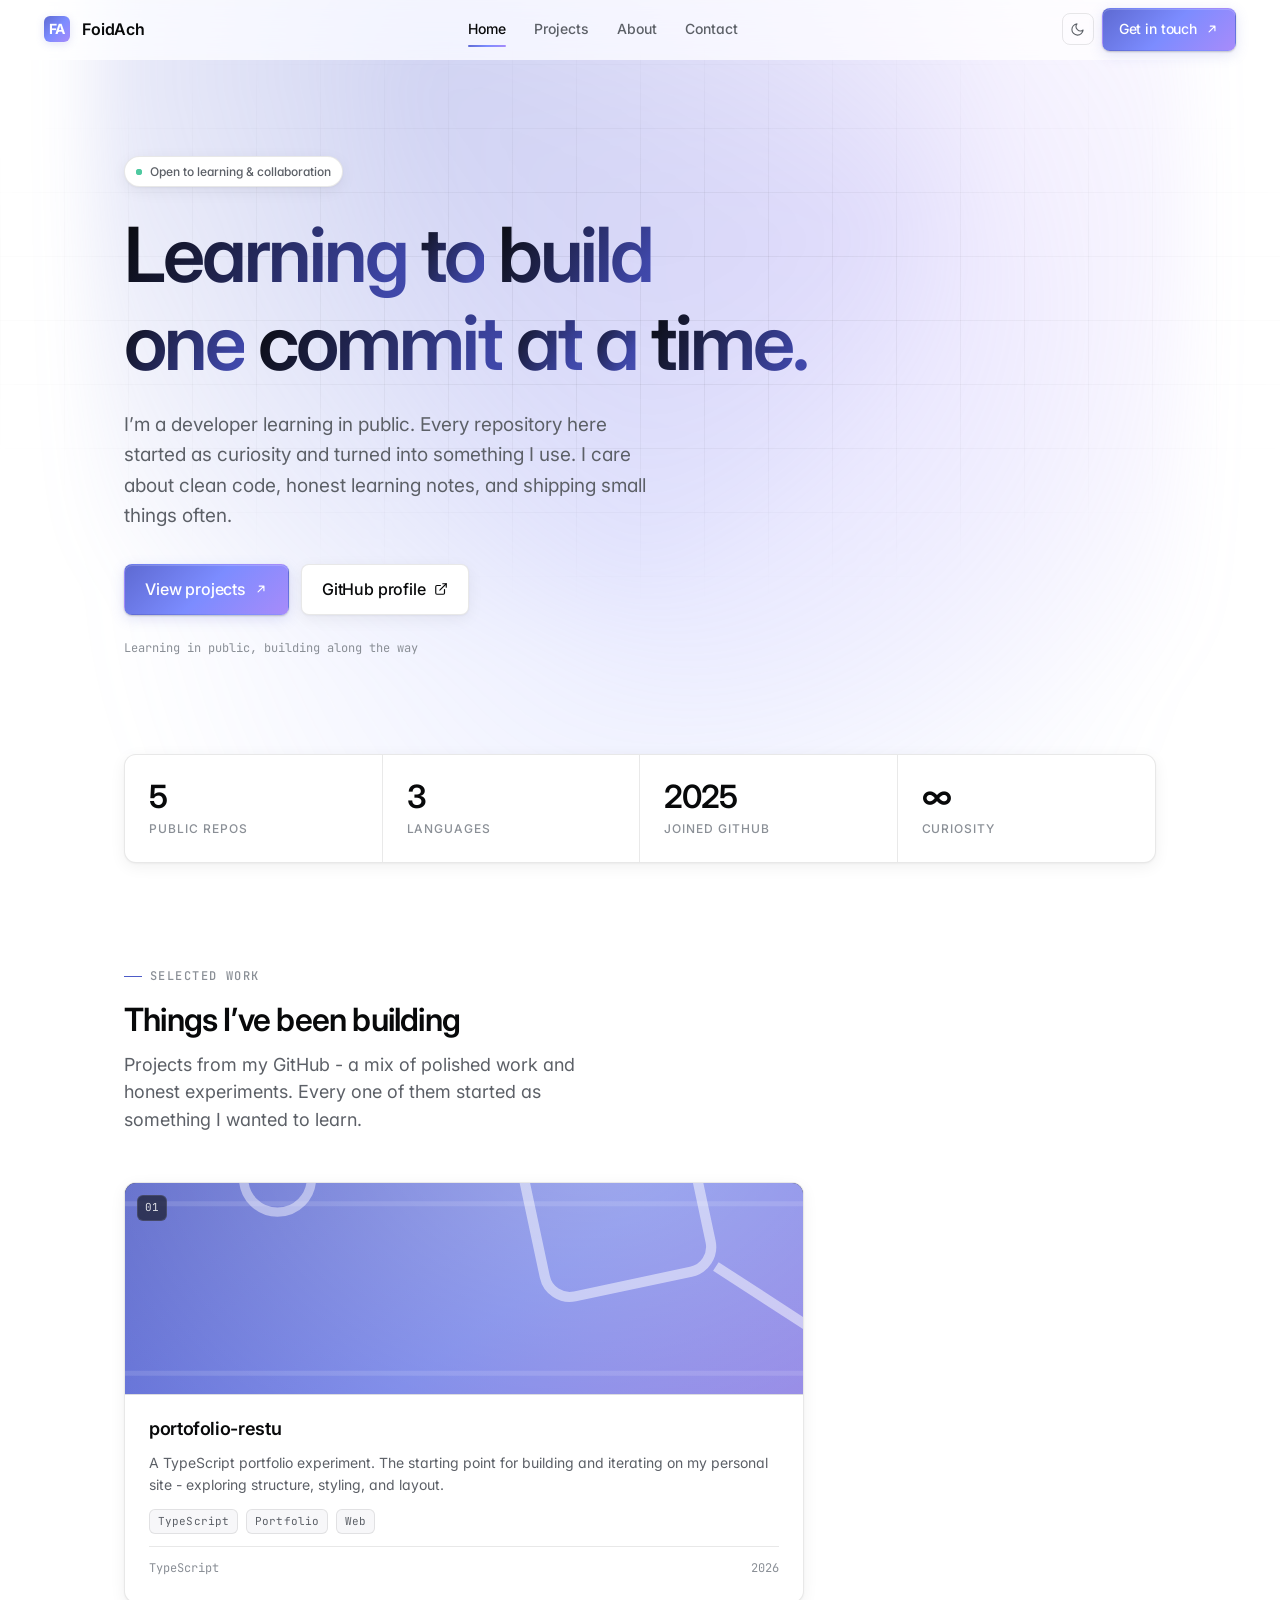
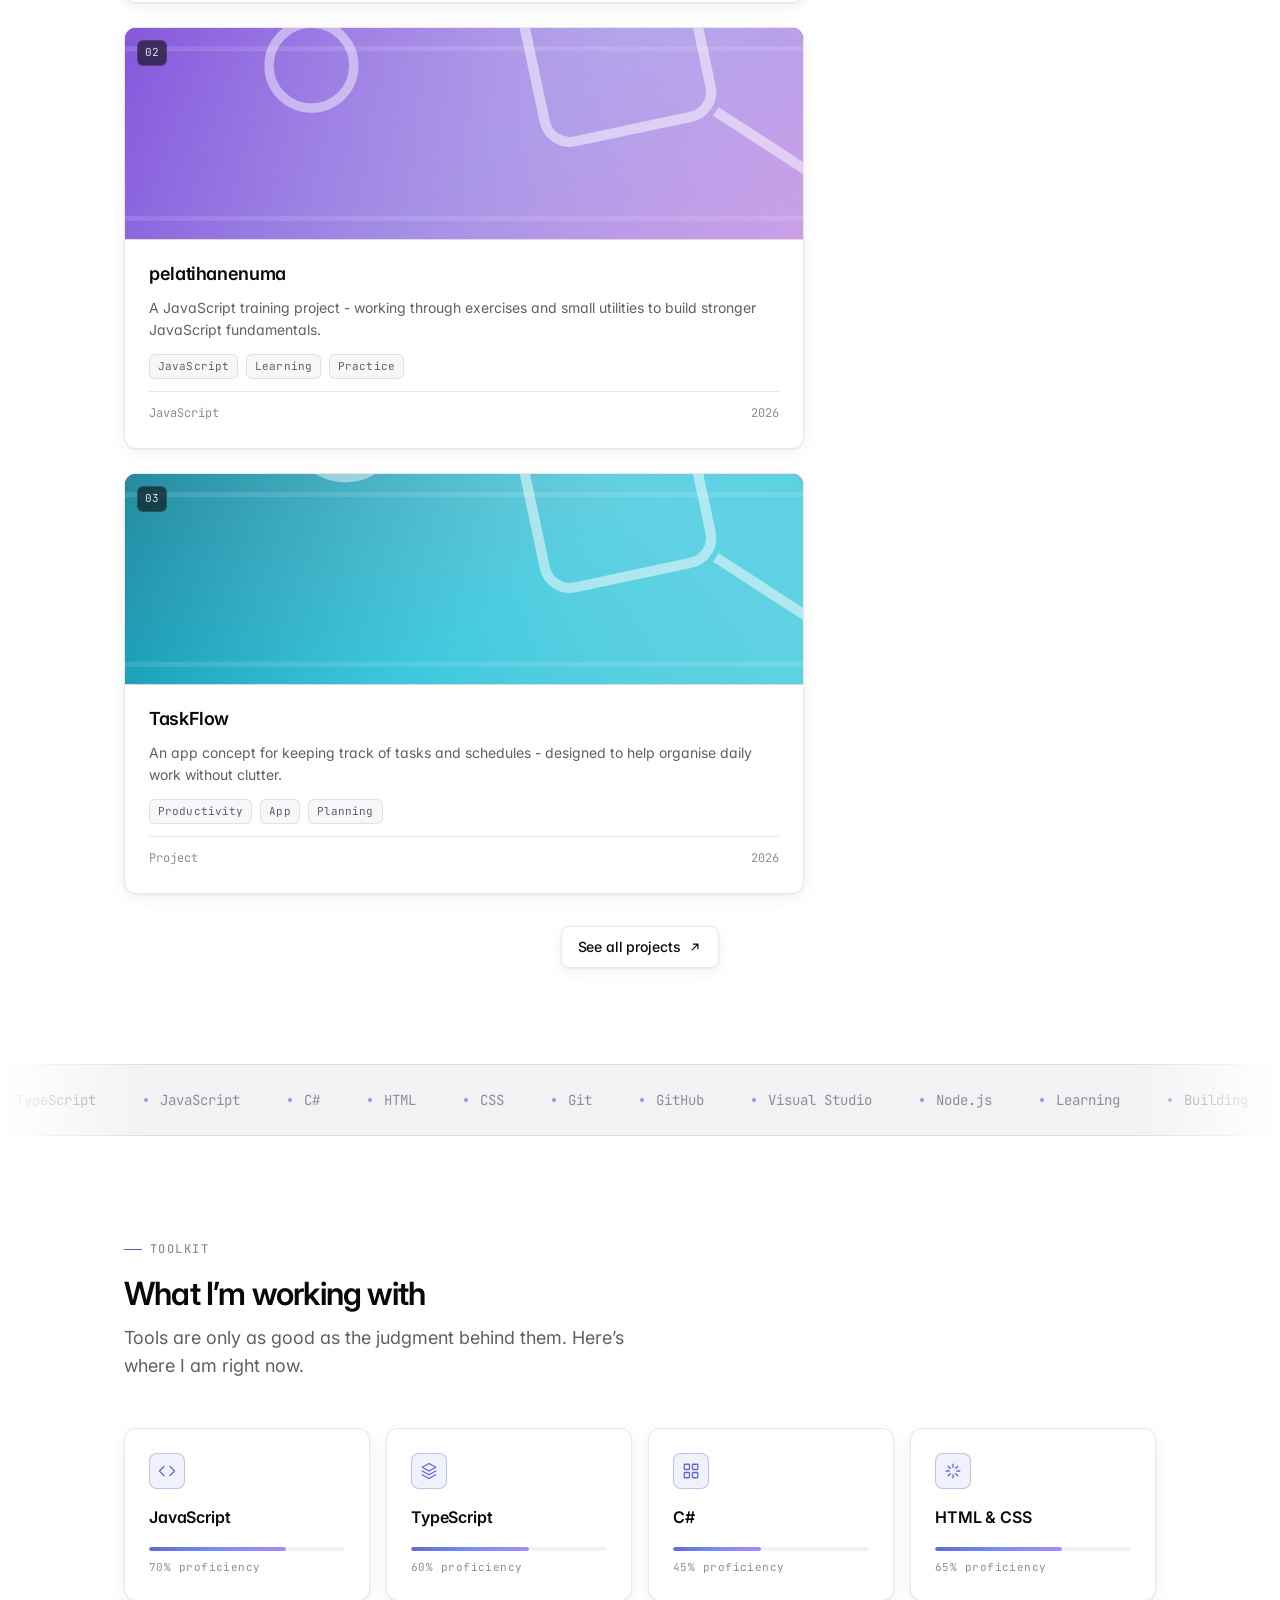
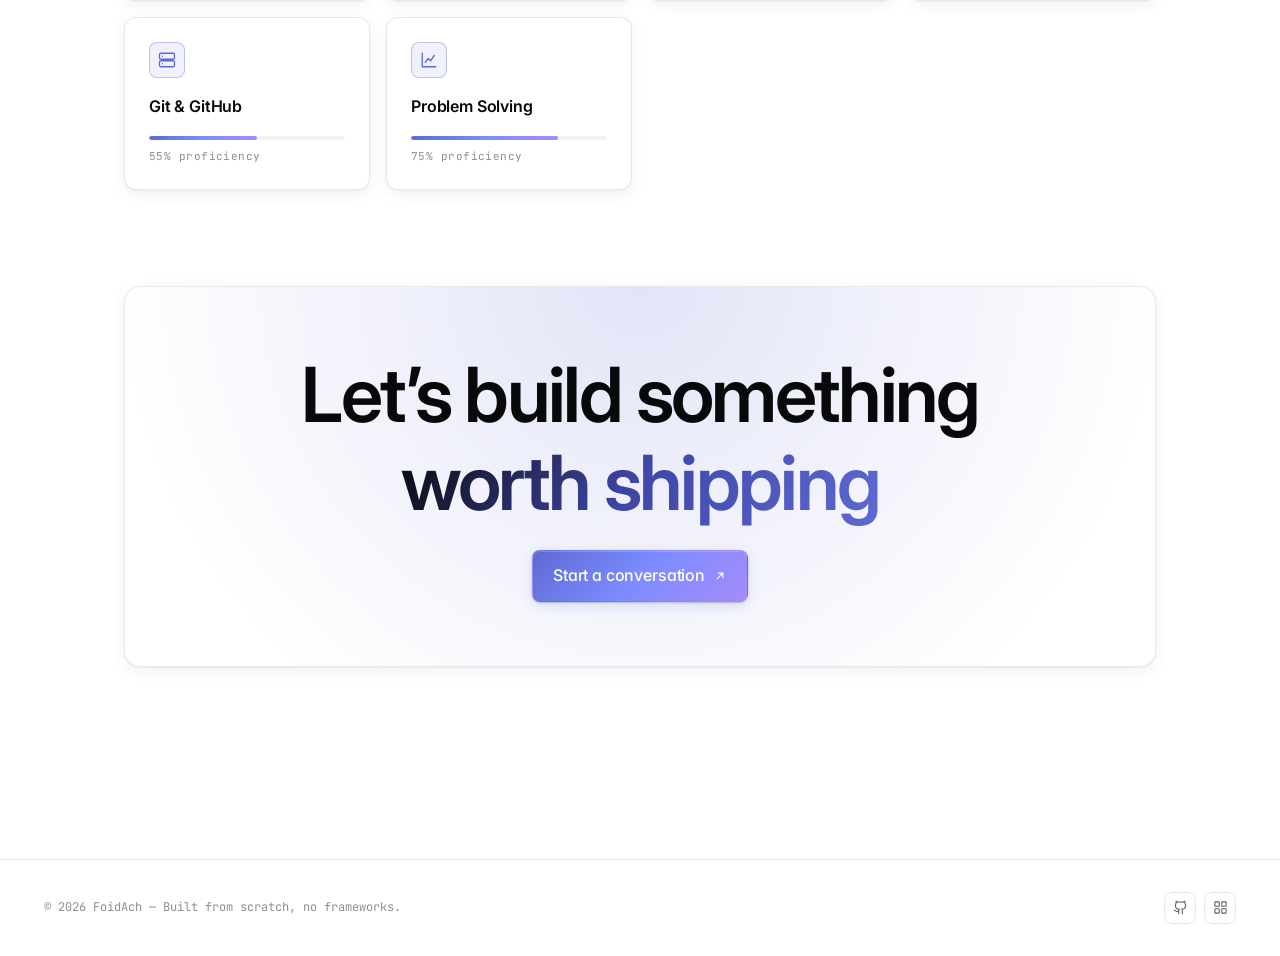
<file: index.html>
<!DOCTYPE html>
<html lang="en" data-theme="dark">
  <head>
    <meta charset="UTF-8">
    <meta name="viewport" content="width=device-width, initial-scale=1">
    <title>FoidAch — Developer &amp; Student</title>
    <meta
      name="description"
      content="FoidAch is a developer learning in public. Building with TypeScript, JavaScript, and C# - one commit at a time.">
    <meta name="author" content="FoidAch">
    <meta name="theme-color" content="#08090a">

    <meta property="og:type" content="website">
    <meta property="og:title" content="FoidAch - Developer &amp; Student">
    <meta
      property="og:description"
      content="Learning in public. Building with TypeScript, JavaScript, and C#.">
    <meta property="og:url" content="https://github.com/FoidAch">
    <meta name="twitter:card" content="summary_large_image">

    <link rel="icon" href="assets/favicon.svg" type="image/svg+xml">
    <link rel="preconnect" href="https://fonts.googleapis.com">
    <link rel="preconnect" href="https://fonts.gstatic.com" crossorigin>
    <link
      href="https://fonts.googleapis.com/css2?family=Inter:wght@300..700&family=JetBrains+Mono:wght@400;500&display=swap"
      rel="stylesheet">
    <link rel="stylesheet" href="css/style.css">

    <!-- Applied before first paint to avoid a theme flash -->
    <script>
      (function () {
        try {
          var saved = localStorage.getItem("portfolio-theme");
          if (saved) {
            document.documentElement.setAttribute("data-theme", saved);
          } else if (window.matchMedia("(prefers-color-scheme: light)").matches) {
            document.documentElement.setAttribute("data-theme", "light");
          }
        } catch (e) {}
      })();
    </script>

    <!-- Structured data -->
    <script type="application/ld+json">
      {
        "@context": "https://schema.org",
        "@type": "Person",
        "name": "FoidAch",
        "jobTitle": "Developer & Student",
        "url": "https://github.com/FoidAch",
        "sameAs": ["https://github.com/FoidAch"],
        "knowsAbout": ["TypeScript", "JavaScript", "C#", "HTML", "CSS", "Git"]
      }
    </script>
  </head>

  <body>
    <a class="skip-link" href="#main">Skip to content</a>

    <!-- ================= Nav ================= -->
    <header class="nav" id="nav">
      <div class="container container-wide">
        <nav class="nav-inner" aria-label="Main navigation">
          <a class="nav-brand" href="index.html" aria-label="Home">
            <span class="nav-mark" data-bind="monogram" aria-hidden="true">FA</span>
            <span data-bind="name">FoidAch</span>
          </a>

          <div class="nav-links" id="nav-links">
            <a class="nav-link" href="index.html">Home</a>
            <a class="nav-link" href="projects.html">Projects</a>
            <a class="nav-link" href="about.html">About</a>
            <a class="nav-link" href="contact.html">Contact</a>
          </div>

          <div class="nav-actions">
            <button
              class="theme-toggle"
              id="theme-toggle"
              type="button"
              aria-label="Switch theme"
              aria-pressed="true"
            >
              <svg class="icon-sun" viewBox="0 0 24 24" fill="none" stroke="currentColor" stroke-width="1.75" stroke-linecap="round" aria-hidden="true">
                <circle cx="12" cy="12" r="4" />
                <path d="M12 2v2M12 20v2M4.9 4.9l1.4 1.4M17.7 17.7l1.4 1.4M2 12h2M20 12h2M4.9 19.1l1.4-1.4M17.7 6.3l1.4-1.4" />
              </svg>
              <svg class="icon-moon" viewBox="0 0 24 24" fill="none" stroke="currentColor" stroke-width="1.75" stroke-linecap="round" stroke-linejoin="round" aria-hidden="true">
                <path d="M21 12.8A9 9 0 1 1 11.2 3a7 7 0 0 0 9.8 9.8Z" />
              </svg>
            </button>

            <a class="btn btn-primary" href="contact.html">
              Get in touch
              <svg viewBox="0 0 24 24" fill="none" stroke="currentColor" stroke-width="2" stroke-linecap="round" stroke-linejoin="round" aria-hidden="true"><path d="M7 17 17 7M9 7h8v8" /></svg>
            </a>

            <button
              class="nav-toggle"
              id="nav-toggle"
              type="button"
              aria-label="Toggle navigation menu"
              aria-expanded="false"
              aria-controls="nav-links"
            >
              <span class="nav-toggle-bars" aria-hidden="true">
                <span></span><span></span><span></span>
              </span>
            </button>
          </div>
        </nav>
      </div>
    </header>

    <main id="main">
      <!-- ================= Hero ================= -->
      <section class="hero">
        <div class="container">
          <div class="hero-inner">
            <span class="status-chip">
              <span class="status-dot" aria-hidden="true"></span>
              Open to learning &amp; collaboration
            </span>

            <h1 class="hero-title">
              <span class="line"><span class="hero-word">Learning</span> <span class="hero-word">to</span> <span class="hero-word">build</span></span>
              <span class="line"><span class="hero-word">one</span> <span class="hero-word">commit</span> <span class="hero-word">at</span> <span class="hero-word">a</span> <span class="hero-word">time.</span></span>
            </h1>

            <p class="hero-lede">
              I&rsquo;m a developer learning in public. Every repository here started as
              curiosity and turned into something I use. I care about clean code,
              honest learning notes, and shipping small things often.
            </p>

            <div class="hero-cta">
              <a class="btn btn-primary btn-lg" href="projects.html">
                View projects
                <svg viewBox="0 0 24 24" fill="none" stroke="currentColor" stroke-width="2" stroke-linecap="round" stroke-linejoin="round" aria-hidden="true"><path d="M7 17 17 7M9 7h8v8" /></svg>
              </a>
              <a class="btn btn-secondary btn-lg" href="https://github.com/FoidAch" target="_blank" rel="noopener noreferrer">
                GitHub profile
                <svg viewBox="0 0 24 24" fill="none" stroke="currentColor" stroke-width="2" stroke-linecap="round" stroke-linejoin="round" aria-hidden="true"><path d="M18 13v6a2 2 0 0 1-2 2H5a2 2 0 0 1-2-2V8a2 2 0 0 1 2-2h6" /><path d="M15 3h6v6" /><path d="M10 14 21 3" /></svg>
              </a>
            </div>

            <p class="hero-meta">
              <span data-bind="role">Learning in public, building along the way</span>
            </p>
          </div>
        </div>
      </section>

      <!-- ================= Stats ================= -->
      <section class="section-flush section">
        <div class="container">
          <div class="stats" data-stats></div>
        </div>
      </section>

      <!-- ================= Selected work ================= -->
      <section class="section-flush section" id="work">
        <div class="container">
          <header class="section-header">
            <span class="eyebrow">Selected work</span>
            <h2>Things I&rsquo;ve been building</h2>
            <p>
              Projects from my GitHub - a mix of polished work and honest
              experiments. Every one of them started as something I wanted to
              learn.
            </p>
          </header>

          <div class="project-grid" data-project-grid="featured"></div>

          <div class="section-cta">
            <a class="btn btn-secondary" href="projects.html">
              See all projects
              <svg viewBox="0 0 24 24" fill="none" stroke="currentColor" stroke-width="2" stroke-linecap="round" stroke-linejoin="round" aria-hidden="true"><path d="M7 17 17 7M9 7h8v8" /></svg>
            </a>
          </div>
        </div>
      </section>

      <!-- ================= Marquee ================= -->
      <div class="marquee" aria-hidden="true">
        <div class="marquee-track" data-marquee></div>
      </div>

      <!-- ================= Skills ================= -->
      <section class="section" id="skills">
        <div class="container">
          <header class="section-header">
            <span class="eyebrow">Toolkit</span>
            <h2>What I&rsquo;m working with</h2>
            <p>
              Tools are only as good as the judgment behind them. Here&rsquo;s where
              I am right now.
            </p>
          </header>

          <div class="skill-grid" data-skills></div>
        </div>
      </section>

      <!-- ================= CTA ================= -->
      <section class="section-flush section">
        <div class="container">
          <div class="cta-band reveal">
            <h2>Let&rsquo;s build something <span class="gradient-text">worth shipping</span></h2>
            <a class="btn btn-primary btn-lg" href="contact.html">
              Start a conversation
              <svg viewBox="0 0 24 24" fill="none" stroke="currentColor" stroke-width="2" stroke-linecap="round" stroke-linejoin="round" aria-hidden="true"><path d="M7 17 17 7M9 7h8v8" /></svg>
            </a>
          </div>
        </div>
      </section>
    </main>

    <!-- ================= Footer ================= -->
    <footer class="footer">
      <div class="container container-wide">
        <div class="footer-inner">
          <div class="footer-meta">
            &copy; <span data-year>2026</span> <span data-bind="name">FoidAch</span> &mdash; Built from scratch, no frameworks.
          </div>
          <div class="footer-socials" data-footer-socials></div>
        </div>
      </div>
    </footer>

    <script src="js/data.js"></script>
    <script src="js/main.js"></script>
  </body>
</html>
</file>
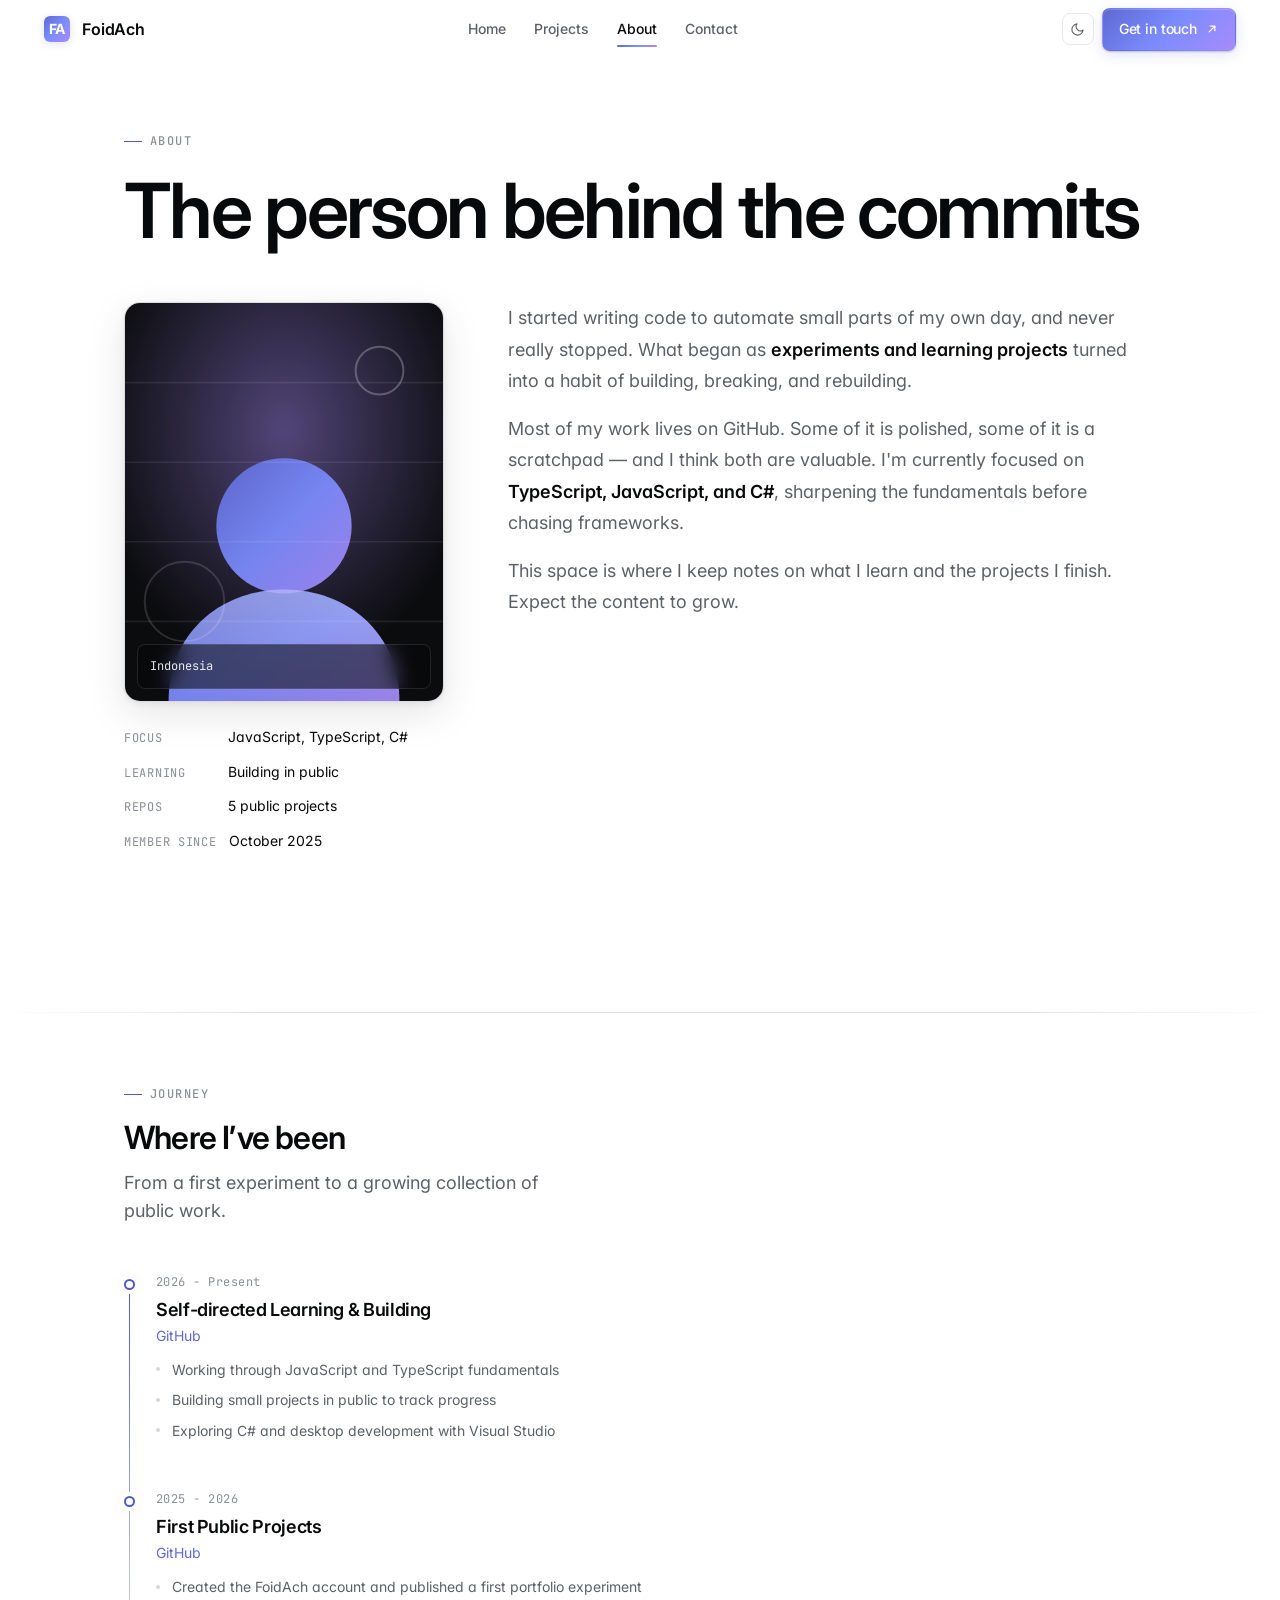
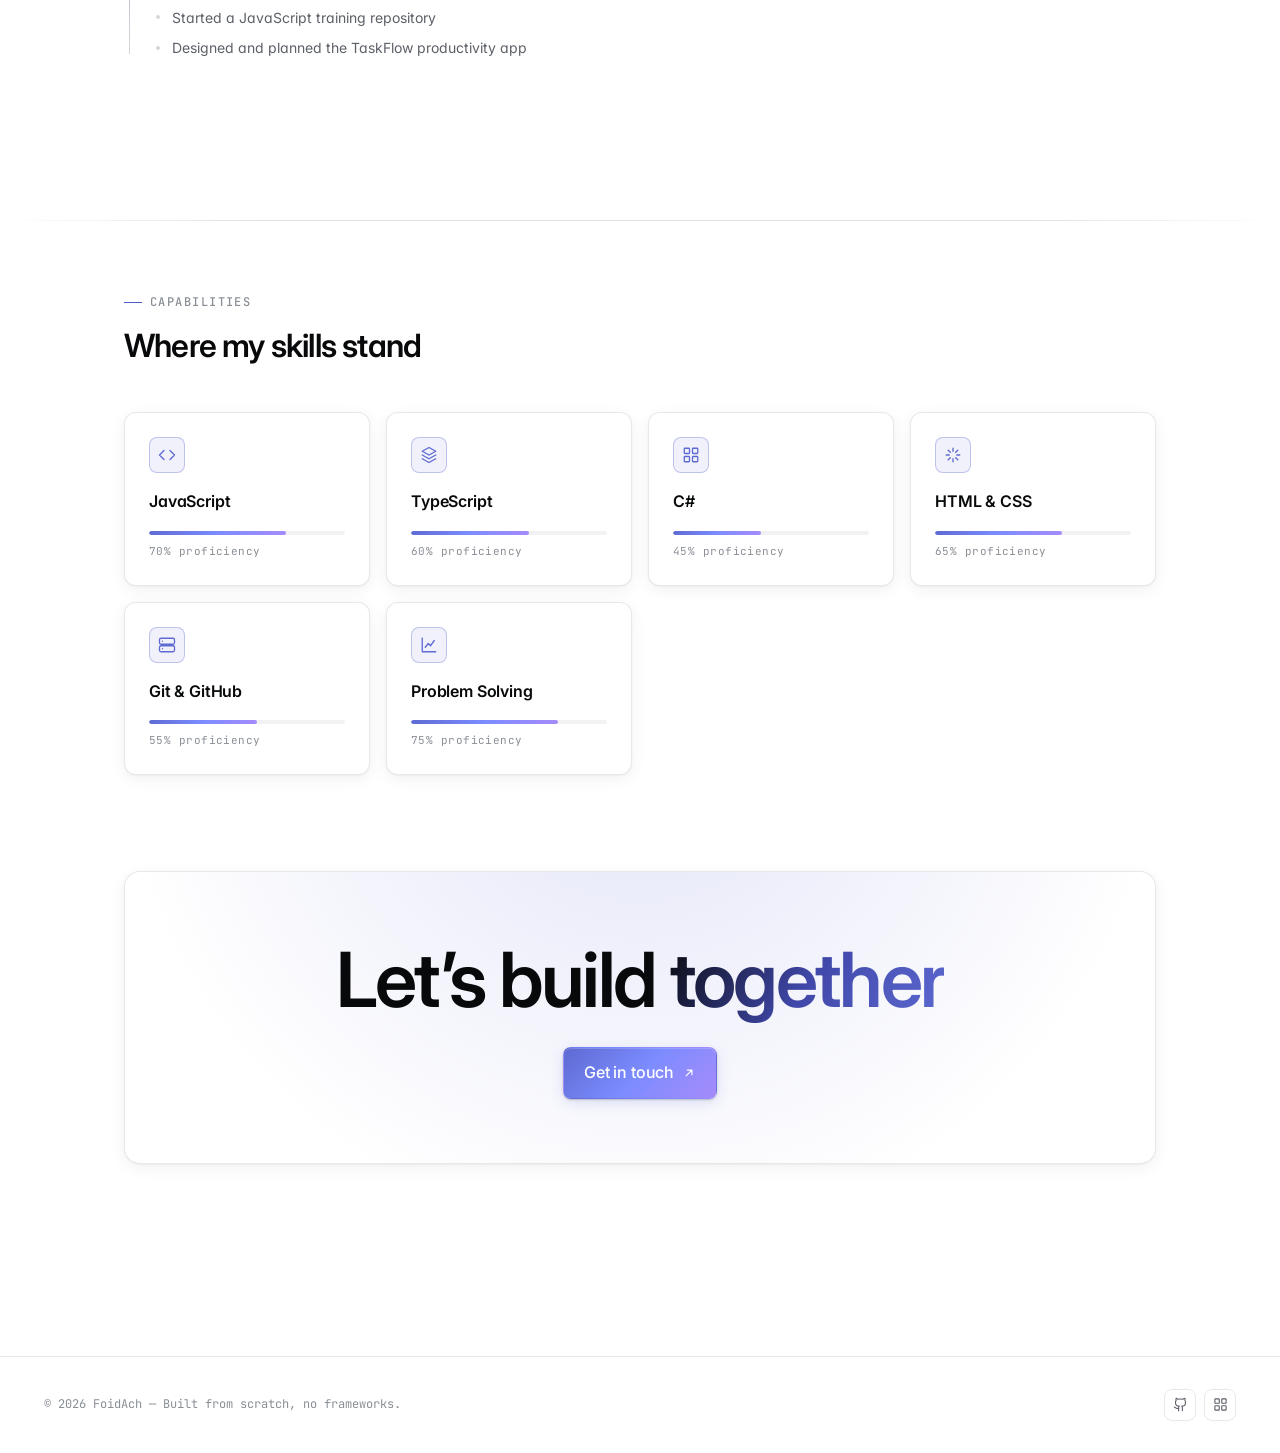
<file: about.html>
<!DOCTYPE html>
<html lang="en" data-theme="dark">
  <head>
    <meta charset="UTF-8">
    <meta name="viewport" content="width=device-width, initial-scale=1">
    <title>About &mdash; FoidAch</title>
    <meta
      name="description"
      content="About FoidAch - a developer learning in public, building with TypeScript, JavaScript, and C# since October 2025.">
    <meta name="theme-color" content="#08090a">
    <meta property="og:type" content="website">
    <meta property="og:title" content="About - FoidAch">
    <meta property="og:description" content="A developer learning in public.">

    <link rel="icon" href="assets/favicon.svg" type="image/svg+xml">
    <link rel="preconnect" href="https://fonts.googleapis.com">
    <link rel="preconnect" href="https://fonts.gstatic.com" crossorigin>
    <link
      href="https://fonts.googleapis.com/css2?family=Inter:wght@300..700&family=JetBrains+Mono:wght@400;500&display=swap"
      rel="stylesheet">
    <link rel="stylesheet" href="css/style.css">
    <script>
      (function () {
        try {
          var saved = localStorage.getItem("portfolio-theme");
          if (saved) {
            document.documentElement.setAttribute("data-theme", saved);
          } else if (window.matchMedia("(prefers-color-scheme: light)").matches) {
            document.documentElement.setAttribute("data-theme", "light");
          }
        } catch (e) {}
      })();
    </script>
  </head>

  <body>
    <a class="skip-link" href="#main">Skip to content</a>

    <header class="nav" id="nav">
      <div class="container container-wide">
        <nav class="nav-inner" aria-label="Main navigation">
          <a class="nav-brand" href="index.html" aria-label="Home">
            <span class="nav-mark" data-bind="monogram" aria-hidden="true">FA</span>
            <span data-bind="name">FoidAch</span>
          </a>
          <div class="nav-links" id="nav-links">
            <a class="nav-link" href="index.html">Home</a>
            <a class="nav-link" href="projects.html">Projects</a>
            <a class="nav-link" href="about.html">About</a>
            <a class="nav-link" href="contact.html">Contact</a>
          </div>
          <div class="nav-actions">
            <button class="theme-toggle" id="theme-toggle" type="button" aria-label="Switch theme" aria-pressed="true">
              <svg class="icon-sun" viewBox="0 0 24 24" fill="none" stroke="currentColor" stroke-width="1.75" stroke-linecap="round" aria-hidden="true">
                <circle cx="12" cy="12" r="4" />
                <path d="M12 2v2M12 20v2M4.9 4.9l1.4 1.4M17.7 17.7l1.4 1.4M2 12h2M20 12h2M4.9 19.1l1.4-1.4M17.7 6.3l1.4-1.4" />
              </svg>
              <svg class="icon-moon" viewBox="0 0 24 24" fill="none" stroke="currentColor" stroke-width="1.75" stroke-linecap="round" stroke-linejoin="round" aria-hidden="true">
                <path d="M21 12.8A9 9 0 1 1 11.2 3a7 7 0 0 0 9.8 9.8Z" />
              </svg>
            </button>
            <a class="btn btn-primary" href="contact.html">
              Get in touch
              <svg viewBox="0 0 24 24" fill="none" stroke="currentColor" stroke-width="2" stroke-linecap="round" stroke-linejoin="round" aria-hidden="true"><path d="M7 17 17 7M9 7h8v8" /></svg>
            </a>
            <button class="nav-toggle" id="nav-toggle" type="button" aria-label="Toggle navigation menu" aria-expanded="false" aria-controls="nav-links">
              <span class="nav-toggle-bars" aria-hidden="true"><span></span><span></span><span></span></span>
            </button>
          </div>
        </nav>
      </div>
    </header>

    <main id="main">
      <section class="page-header">
        <div class="container">
          <span class="eyebrow">About</span>
          <h1>The person behind the commits</h1>
        </div>
      </section>

      <section class="section-flush section">
        <div class="container">
          <div class="about-grid">
            <div>
              <figure class="portrait reveal" data-portrait>
                <figcaption class="portrait-caption" data-bind="location">Indonesia</figcaption>
              </figure>

              <ul class="fact-list about-facts reveal" data-facts></ul>
            </div>

            <div class="prose" data-bio></div>
          </div>
        </div>
      </section>

      <hr class="hairline">

      <section class="section-flush section">
        <div class="container">
          <header class="section-header">
            <span class="eyebrow">Journey</span>
            <h2>Where I&rsquo;ve been</h2>
            <p>From a first experiment to a growing collection of public work.</p>
          </header>

          <ol class="timeline" data-experience></ol>
        </div>
      </section>

      <hr class="hairline">

      <section class="section-flush section">
        <div class="container">
          <header class="section-header">
            <span class="eyebrow">Capabilities</span>
            <h2>Where my skills stand</h2>
          </header>

          <div class="skill-grid" data-skills></div>
        </div>
      </section>

      <section class="section-flush section">
        <div class="container">
          <div class="cta-band reveal">
            <h2>Let&rsquo;s build <span class="gradient-text">together</span></h2>
            <a class="btn btn-primary btn-lg" href="contact.html">
              Get in touch
              <svg viewBox="0 0 24 24" fill="none" stroke="currentColor" stroke-width="2" stroke-linecap="round" stroke-linejoin="round" aria-hidden="true"><path d="M7 17 17 7M9 7h8v8" /></svg>
            </a>
          </div>
        </div>
      </section>
    </main>

    <footer class="footer">
      <div class="container container-wide">
        <div class="footer-inner">
          <div class="footer-meta">&copy; <span data-year>2026</span> <span data-bind="name">FoidAch</span> &mdash; Built from scratch, no frameworks.</div>
          <div class="footer-socials" data-footer-socials></div>
        </div>
      </div>
    </footer>

    <script src="js/data.js"></script>
    <script src="js/main.js"></script>
  </body>
</html>
</file>
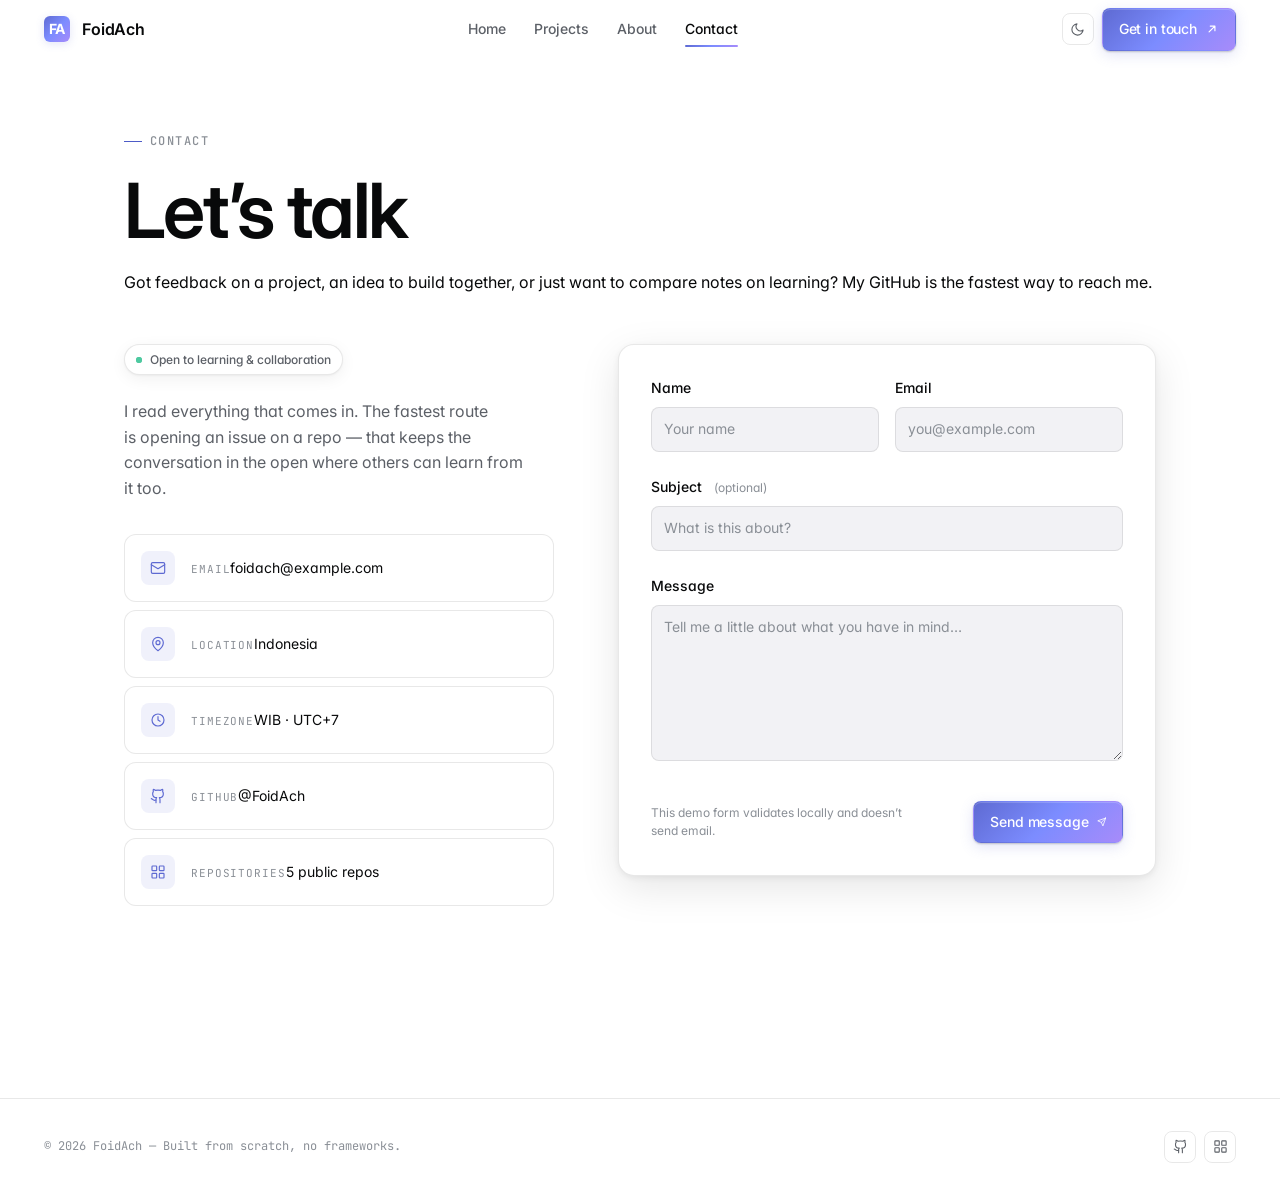
<file: contact.html>
<!DOCTYPE html>
<html lang="en" data-theme="dark">
  <head>
    <meta charset="UTF-8">
    <meta name="viewport" content="width=device-width, initial-scale=1">
    <title>Contact &mdash; FoidAch</title>
    <meta
      name="description"
      content="Get in touch with FoidAch - open to collaboration, feedback, and learning together.">
    <meta name="theme-color" content="#08090a">
    <meta property="og:type" content="website">
    <meta property="og:title" content="Contact - FoidAch">
    <meta property="og:description" content="Open to collaboration, feedback, and learning together.">

    <link rel="icon" href="assets/favicon.svg" type="image/svg+xml">
    <link rel="preconnect" href="https://fonts.googleapis.com">
    <link rel="preconnect" href="https://fonts.gstatic.com" crossorigin>
    <link
      href="https://fonts.googleapis.com/css2?family=Inter:wght@300..700&family=JetBrains+Mono:wght@400;500&display=swap"
      rel="stylesheet">
    <link rel="stylesheet" href="css/style.css">
    <script>
      (function () {
        try {
          var saved = localStorage.getItem("portfolio-theme");
          if (saved) {
            document.documentElement.setAttribute("data-theme", saved);
          } else if (window.matchMedia("(prefers-color-scheme: light)").matches) {
            document.documentElement.setAttribute("data-theme", "light");
          }
        } catch (e) {}
      })();
    </script>
  </head>

  <body>
    <a class="skip-link" href="#main">Skip to content</a>

    <header class="nav" id="nav">
      <div class="container container-wide">
        <nav class="nav-inner" aria-label="Main navigation">
          <a class="nav-brand" href="index.html" aria-label="Home">
            <span class="nav-mark" data-bind="monogram" aria-hidden="true">FA</span>
            <span data-bind="name">FoidAch</span>
          </a>
          <div class="nav-links" id="nav-links">
            <a class="nav-link" href="index.html">Home</a>
            <a class="nav-link" href="projects.html">Projects</a>
            <a class="nav-link" href="about.html">About</a>
            <a class="nav-link" href="contact.html">Contact</a>
          </div>
          <div class="nav-actions">
            <button class="theme-toggle" id="theme-toggle" type="button" aria-label="Switch theme" aria-pressed="true">
              <svg class="icon-sun" viewBox="0 0 24 24" fill="none" stroke="currentColor" stroke-width="1.75" stroke-linecap="round" aria-hidden="true">
                <circle cx="12" cy="12" r="4" />
                <path d="M12 2v2M12 20v2M4.9 4.9l1.4 1.4M17.7 17.7l1.4 1.4M2 12h2M20 12h2M4.9 19.1l1.4-1.4M17.7 6.3l1.4-1.4" />
              </svg>
              <svg class="icon-moon" viewBox="0 0 24 24" fill="none" stroke="currentColor" stroke-width="1.75" stroke-linecap="round" stroke-linejoin="round" aria-hidden="true">
                <path d="M21 12.8A9 9 0 1 1 11.2 3a7 7 0 0 0 9.8 9.8Z" />
              </svg>
            </button>
            <a class="btn btn-primary" href="contact.html">
              Get in touch
              <svg viewBox="0 0 24 24" fill="none" stroke="currentColor" stroke-width="2" stroke-linecap="round" stroke-linejoin="round" aria-hidden="true"><path d="M7 17 17 7M9 7h8v8" /></svg>
            </a>
            <button class="nav-toggle" id="nav-toggle" type="button" aria-label="Toggle navigation menu" aria-expanded="false" aria-controls="nav-links">
              <span class="nav-toggle-bars" aria-hidden="true"><span></span><span></span><span></span></span>
            </button>
          </div>
        </nav>
      </div>
    </header>

    <main id="main">
      <section class="page-header">
        <div class="container">
          <span class="eyebrow">Contact</span>
          <h1>Let&rsquo;s talk</h1>
          <p class="page-lede">
            Got feedback on a project, an idea to build together, or just want to
            compare notes on learning? My GitHub is the fastest way to reach me.
          </p>
        </div>
      </section>

      <section class="section-flush section">
        <div class="container">
          <div class="contact-grid">
            <div>
              <span class="status-chip">
                <span class="status-dot" aria-hidden="true"></span>
                Open to learning &amp; collaboration
              </span>

              <p class="contact-intro">
                I read everything that comes in. The fastest route is opening an
                issue on a repo &mdash; that keeps the conversation in the open where
                others can learn from it too.
              </p>

              <div class="contact-methods" data-contact-methods></div>
            </div>

            <div class="form-card">
              <form id="contact-form" novalidate>
                <div class="form-row">
                  <div class="field">
                    <label for="field-name">Name</label>
                    <input
                      type="text"
                      id="field-name"
                      name="name"
                      autocomplete="name"
                      placeholder="Your name"
                      required
                    >
                    <span class="field-error" aria-live="polite"></span>
                  </div>

                  <div class="field">
                    <label for="field-email">Email</label>
                    <input
                      type="email"
                      id="field-email"
                      name="email"
                      autocomplete="email"
                      placeholder="you@example.com"
                      required
                    >
                    <span class="field-error" aria-live="polite"></span>
                  </div>
                </div>

                <div class="field">
                  <label for="field-subject">
                    Subject <span class="field-optional">(optional)</span>
                  </label>
                  <input
                    type="text"
                    id="field-subject"
                    name="subject"
                    placeholder="What is this about?"
                  >
                  <span class="field-error" aria-live="polite"></span>
                </div>

                <div class="field">
                  <label for="field-message">Message</label>
                  <textarea
                    id="field-message"
                    name="message"
                    rows="6"
                    placeholder="Tell me a little about what you have in mind&hellip;"
                    required
                  ></textarea>
                  <span class="field-error" aria-live="polite"></span>
                </div>

                <div class="form-footer">
                  <p class="form-note">
                    This demo form validates locally and doesn&rsquo;t send email.
                  </p>
                  <button class="btn btn-primary" type="submit" id="form-submit">
                    Send message
                    <svg viewBox="0 0 24 24" fill="none" stroke="currentColor" stroke-width="2" stroke-linecap="round" stroke-linejoin="round" aria-hidden="true"><path d="M22 2 11 13" /><path d="M22 2 15 22l-4-9-9-4 20-7Z" /></svg>
                  </button>
                </div>
              </form>

              <div class="form-success" id="form-success" hidden>
                <div class="success-icon">
                  <svg viewBox="0 0 24 24" fill="none" stroke="currentColor" stroke-width="2" stroke-linecap="round" stroke-linejoin="round" aria-hidden="true"><path d="m20 6-11 11-5-5" /></svg>
                </div>
                <h3 tabindex="-1">Message sent</h3>
                <p class="muted">
                  Thanks for reaching out &mdash; I&rsquo;ll get back to you soon.
                </p>
                <button class="btn btn-secondary" type="button" onclick="location.reload()">
                  Send another message
                </button>
              </div>
            </div>
          </div>
        </div>
      </section>
    </main>

    <footer class="footer">
      <div class="container container-wide">
        <div class="footer-inner">
          <div class="footer-meta">&copy; <span data-year>2026</span> <span data-bind="name">FoidAch</span> &mdash; Built from scratch, no frameworks.</div>
          <div class="footer-socials" data-footer-socials></div>
        </div>
      </div>
    </footer>

    <script src="js/data.js"></script>
    <script src="js/main.js"></script>
  </body>
</html>
</file>
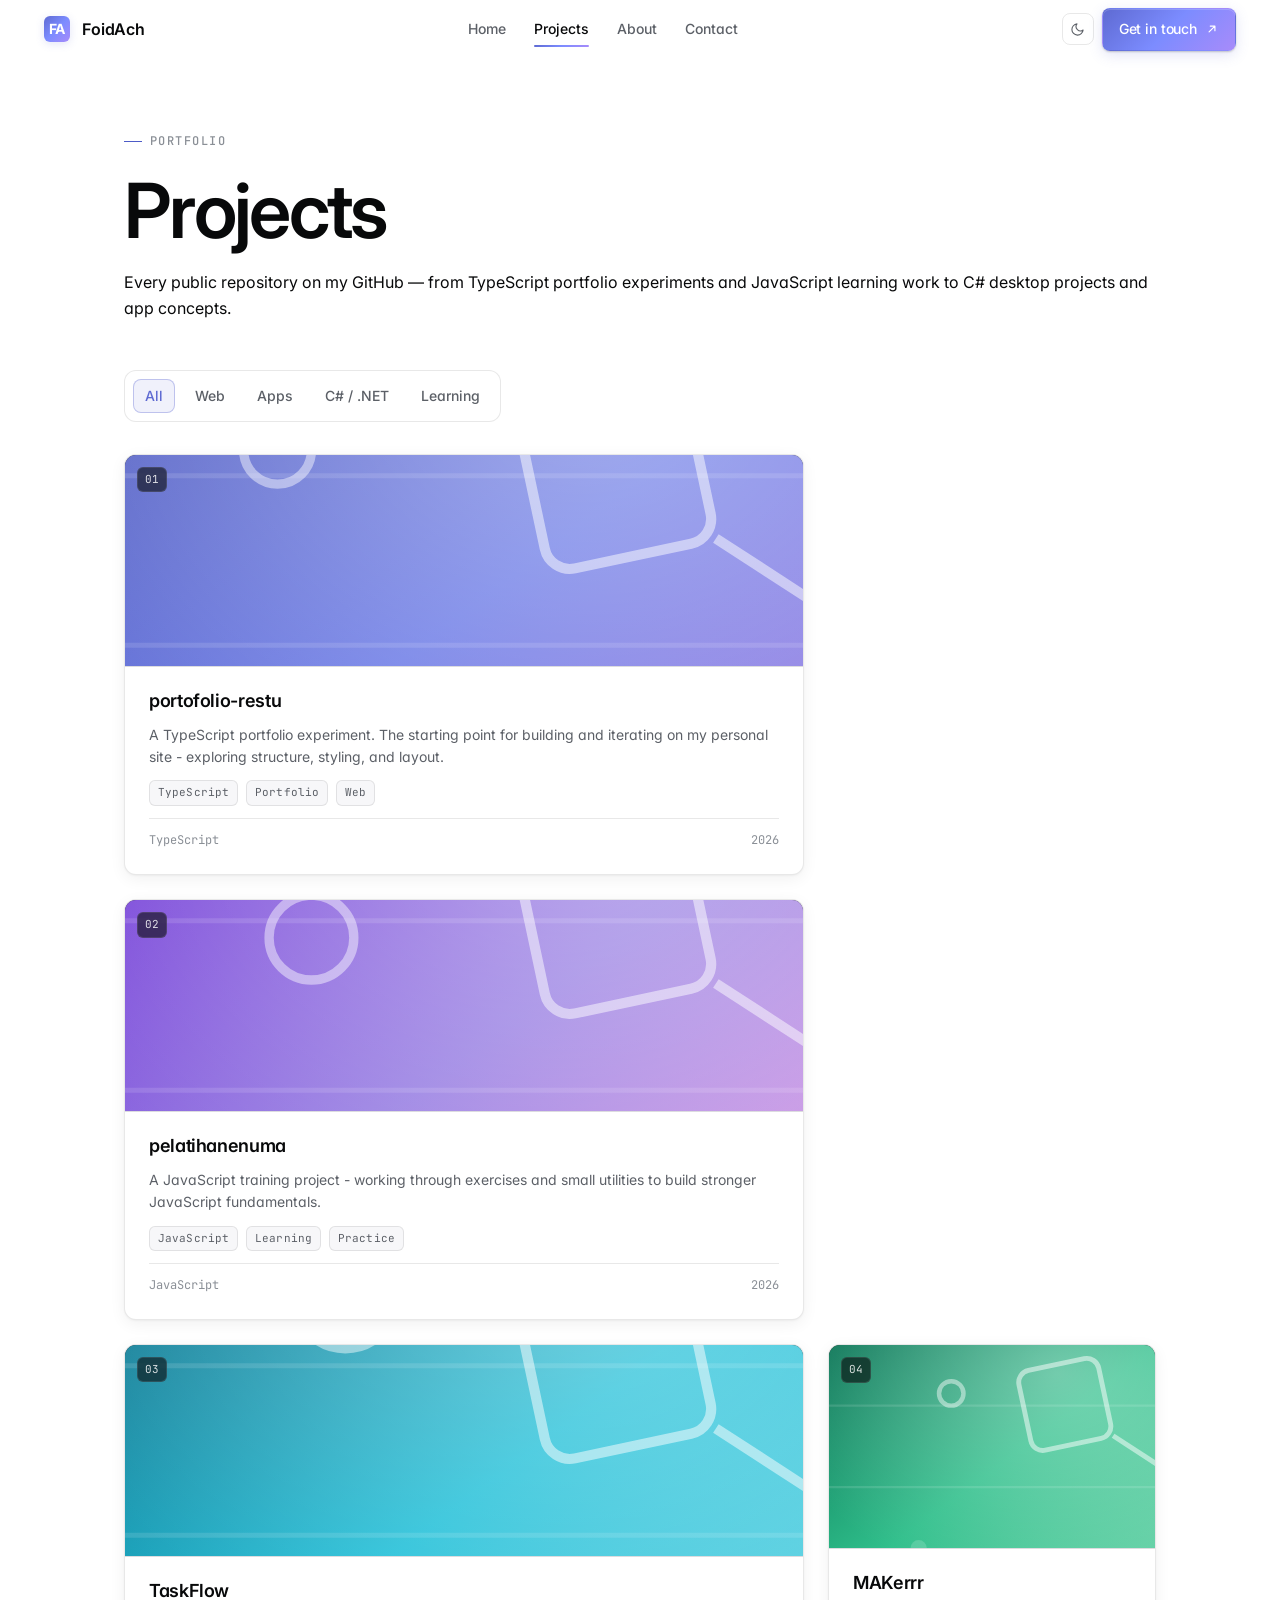
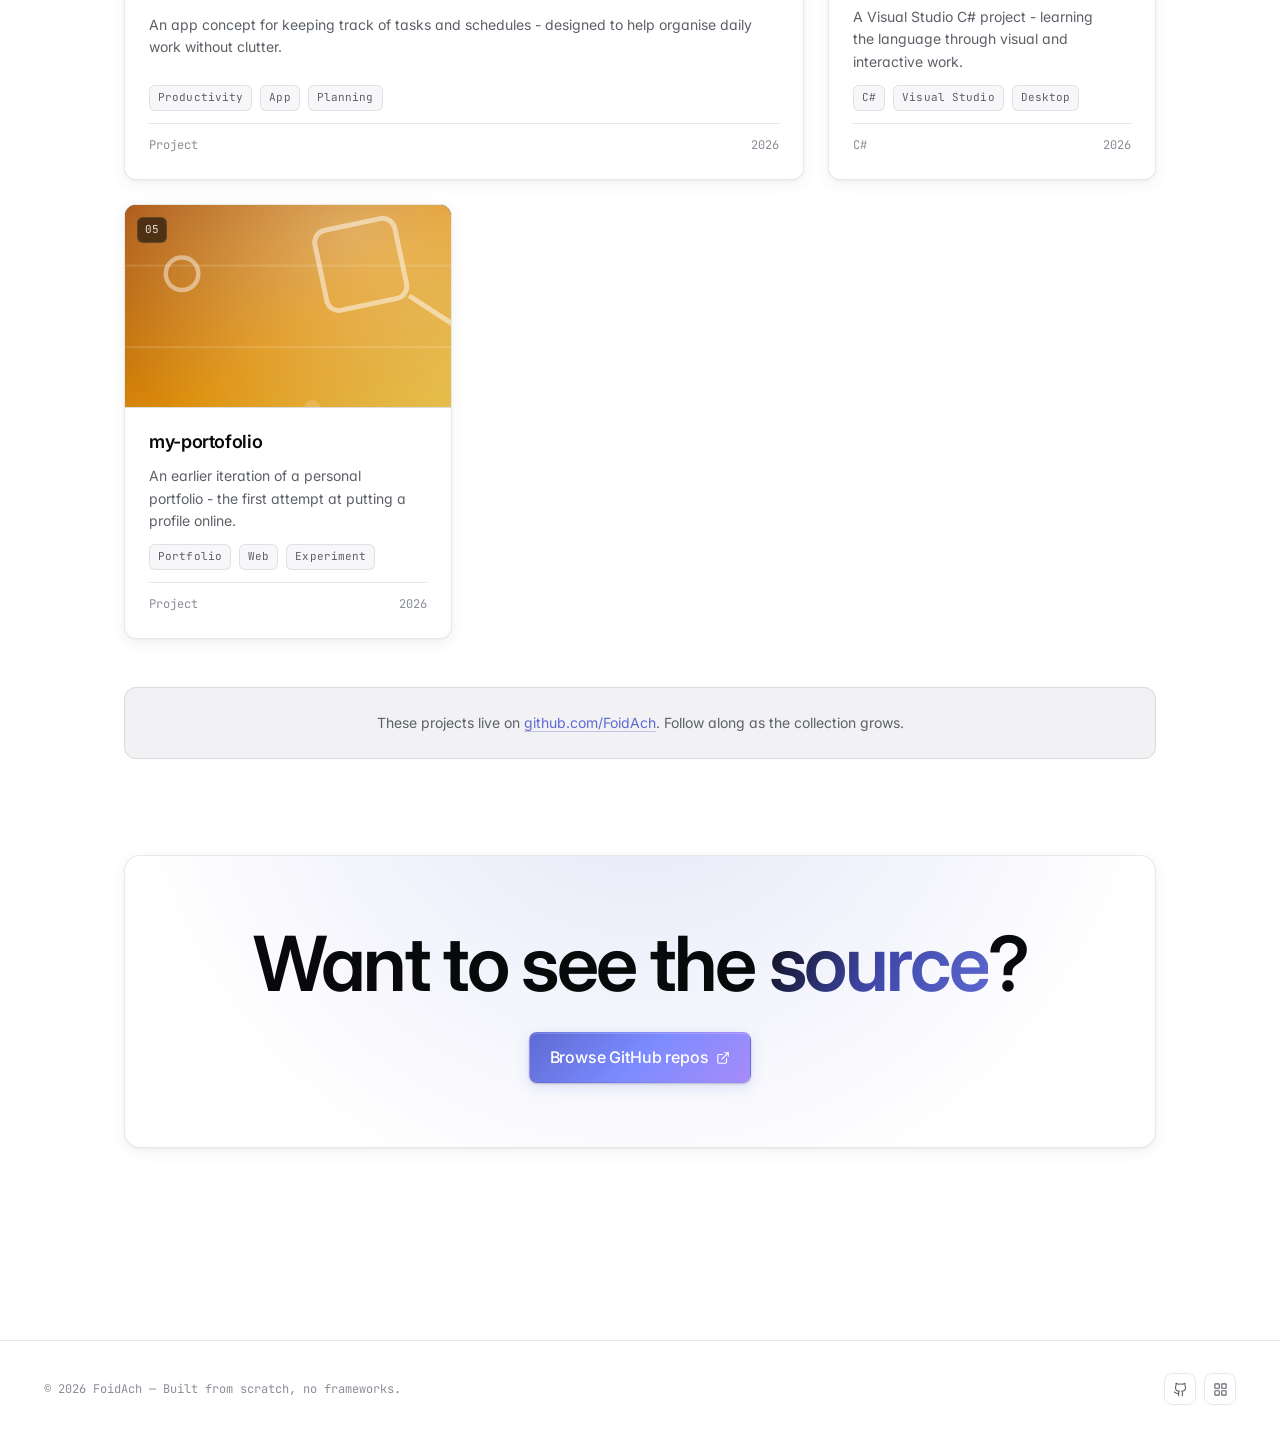
<file: projects.html>
<!DOCTYPE html>
<html lang="en" data-theme="dark">
  <head>
    <meta charset="UTF-8">
    <meta name="viewport" content="width=device-width, initial-scale=1">
    <title>Projects &mdash; FoidAch</title>
    <meta
      name="description"
      content="Projects by FoidAch - TypeScript portfolios, JavaScript learning exercises, C# desktop work, and app concepts. Filter by discipline.">
    <meta name="theme-color" content="#08090a">
    <meta property="og:type" content="website">
    <meta property="og:title" content="Projects - FoidAch">
    <meta property="og:description" content="TypeScript portfolios, JavaScript learning exercises, and C# desktop work.">

    <link rel="icon" href="assets/favicon.svg" type="image/svg+xml">
    <link rel="preconnect" href="https://fonts.googleapis.com">
    <link rel="preconnect" href="https://fonts.gstatic.com" crossorigin>
    <link
      href="https://fonts.googleapis.com/css2?family=Inter:wght@300..700&family=JetBrains+Mono:wght@400;500&display=swap"
      rel="stylesheet">
    <link rel="stylesheet" href="css/style.css">
    <script>
      (function () {
        try {
          var saved = localStorage.getItem("portfolio-theme");
          if (saved) {
            document.documentElement.setAttribute("data-theme", saved);
          } else if (window.matchMedia("(prefers-color-scheme: light)").matches) {
            document.documentElement.setAttribute("data-theme", "light");
          }
        } catch (e) {}
      })();
    </script>
  </head>

  <body>
    <a class="skip-link" href="#main">Skip to content</a>

    <header class="nav" id="nav">
      <div class="container container-wide">
        <nav class="nav-inner" aria-label="Main navigation">
          <a class="nav-brand" href="index.html" aria-label="Home">
            <span class="nav-mark" data-bind="monogram" aria-hidden="true">FA</span>
            <span data-bind="name">FoidAch</span>
          </a>
          <div class="nav-links" id="nav-links">
            <a class="nav-link" href="index.html">Home</a>
            <a class="nav-link" href="projects.html">Projects</a>
            <a class="nav-link" href="about.html">About</a>
            <a class="nav-link" href="contact.html">Contact</a>
          </div>
          <div class="nav-actions">
            <button class="theme-toggle" id="theme-toggle" type="button" aria-label="Switch theme" aria-pressed="true">
              <svg class="icon-sun" viewBox="0 0 24 24" fill="none" stroke="currentColor" stroke-width="1.75" stroke-linecap="round" aria-hidden="true">
                <circle cx="12" cy="12" r="4" />
                <path d="M12 2v2M12 20v2M4.9 4.9l1.4 1.4M17.7 17.7l1.4 1.4M2 12h2M20 12h2M4.9 19.1l1.4-1.4M17.7 6.3l1.4-1.4" />
              </svg>
              <svg class="icon-moon" viewBox="0 0 24 24" fill="none" stroke="currentColor" stroke-width="1.75" stroke-linecap="round" stroke-linejoin="round" aria-hidden="true">
                <path d="M21 12.8A9 9 0 1 1 11.2 3a7 7 0 0 0 9.8 9.8Z" />
              </svg>
            </button>
            <a class="btn btn-primary" href="contact.html">
              Get in touch
              <svg viewBox="0 0 24 24" fill="none" stroke="currentColor" stroke-width="2" stroke-linecap="round" stroke-linejoin="round" aria-hidden="true"><path d="M7 17 17 7M9 7h8v8" /></svg>
            </a>
            <button class="nav-toggle" id="nav-toggle" type="button" aria-label="Toggle navigation menu" aria-expanded="false" aria-controls="nav-links">
              <span class="nav-toggle-bars" aria-hidden="true"><span></span><span></span><span></span></span>
            </button>
          </div>
        </nav>
      </div>
    </header>

    <main id="main">
      <section class="page-header">
        <div class="container">
          <span class="eyebrow">Portfolio</span>
          <h1>Projects</h1>
          <p class="page-lede">
            Every public repository on my GitHub &mdash; from TypeScript portfolio
            experiments and JavaScript learning work to C# desktop projects and app
            concepts.
          </p>
        </div>
      </section>

      <section class="section-flush section">
        <div class="container">
          <div class="filter-bar" data-filters role="group" aria-label="Filter projects by discipline">
            <button class="filter-pill is-active" type="button" data-filter="all" aria-pressed="true">All</button>
            <button class="filter-pill" type="button" data-filter="web" aria-pressed="false">Web</button>
            <button class="filter-pill" type="button" data-filter="mobile" aria-pressed="false">Apps</button>
            <button class="filter-pill" type="button" data-filter="design" aria-pressed="false">C# / .NET</button>
            <button class="filter-pill" type="button" data-filter="opensource" aria-pressed="false">Learning</button>
          </div>

          <div class="project-grid" data-project-grid="all"></div>

          <p class="filter-empty" data-filter-empty hidden>
            No projects in this category yet &mdash; try another filter.
          </p>

          <div class="github-note">
            <p>
              These projects live on
              <a href="https://github.com/FoidAch?tab=repositories" target="_blank" rel="noopener noreferrer">github.com/FoidAch</a>.
              Follow along as the collection grows.
            </p>
          </div>
        </div>
      </section>

      <section class="section-flush section">
        <div class="container">
          <div class="cta-band reveal">
            <h2>Want to see the <span class="gradient-text">source</span>?</h2>
            <a class="btn btn-primary btn-lg" href="https://github.com/FoidAch?tab=repositories" target="_blank" rel="noopener noreferrer">
              Browse GitHub repos
              <svg viewBox="0 0 24 24" fill="none" stroke="currentColor" stroke-width="2" stroke-linecap="round" stroke-linejoin="round" aria-hidden="true"><path d="M18 13v6a2 2 0 0 1-2 2H5a2 2 0 0 1-2-2V8a2 2 0 0 1 2-2h6" /><path d="M15 3h6v6" /><path d="M10 14 21 3" /></svg>
            </a>
          </div>
        </div>
      </section>
    </main>

    <footer class="footer">
      <div class="container container-wide">
        <div class="footer-inner">
          <div class="footer-meta">&copy; <span data-year>2026</span> <span data-bind="name">FoidAch</span> &mdash; Built from scratch, no frameworks.</div>
          <div class="footer-socials" data-footer-socials></div>
        </div>
      </div>
    </footer>

    <script src="js/data.js"></script>
    <script src="js/main.js"></script>
  </body>
</html>
</file>
<file: css/style.css>
/* ==========================================================================
   Alex Rivera — Portfolio
   Design system + components. Vanilla CSS, no framework.
   ========================================================================== */

/* --------------------------------------------------------------------------
   1. Design tokens
   -------------------------------------------------------------------------- */

:root {
  /* Surfaces (dark is the default theme) */
  --bg: #08090a;
  --bg-elevated: #0f1113;
  --bg-subtle: #131518;
  --bg-inset: #0b0c0e;

  /* Hairlines */
  --border: rgba(255, 255, 255, 0.08);
  --border-strong: rgba(255, 255, 255, 0.14);
  --border-accent: rgba(94, 106, 210, 0.4);

  /* Text */
  --text: #f7f8f8;
  --text-muted: #8b8f94;
  --text-subtle: #62666b;
  --text-inverse: #08090a;

  /* Accent */
  --accent: #5e6ad2;
  --accent-bright: #7c8cff;
  --accent-soft: rgba(94, 106, 210, 0.12);
  --accent-glow: rgba(94, 106, 210, 0.25);

  /* Status */
  --success: #4ec9a0;
  --danger: #f4685f;

  /* Gradients */
  --gradient-accent: linear-gradient(135deg, #5e6ad2 0%, #7c8cff 50%, #a78bfa 100%);
  --gradient-text: linear-gradient(120deg, #f7f8f8 0%, #a5a9ff 45%, #7c8cff 100%);
  --gradient-hairline: linear-gradient(
    90deg,
    transparent,
    rgba(255, 255, 255, 0.14) 20%,
    rgba(255, 255, 255, 0.14) 80%,
    transparent
  );

  /* Type scale (fluid) */
  --font-sans: "Inter", -apple-system, BlinkMacSystemFont, "Segoe UI", Roboto,
    Helvetica, Arial, sans-serif;
  --font-mono: "JetBrains Mono", ui-monospace, SFMono-Regular, "SF Mono",
    Menlo, Consolas, monospace;

  --text-xs: 0.75rem;
  --text-sm: 0.875rem;
  --text-base: 1rem;
  --text-lg: 1.125rem;
  --text-xl: clamp(1.25rem, 1.1rem + 0.7vw, 1.5rem);
  --text-2xl: clamp(1.5rem, 1.25rem + 1.2vw, 2rem);
  --text-hero: clamp(2.5rem, 1.5rem + 4.5vw, 4.75rem);
  --text-display: clamp(3rem, 2rem + 6vw, 7rem);

  /* Spacing */
  --space-1: 0.25rem;
  --space-2: 0.5rem;
  --space-3: 0.75rem;
  --space-4: 1rem;
  --space-5: 1.5rem;
  --space-6: 2rem;
  --space-7: 3rem;
  --space-8: 4rem;
  --space-9: 6rem;

  /* Radii */
  --radius-sm: 6px;
  --radius-md: 8px;
  --radius-lg: 12px;
  --radius-xl: 16px;
  --radius-full: 999px;

  /* Motion */
  --ease: cubic-bezier(0.16, 1, 0.3, 1);
  --ease-out: cubic-bezier(0.4, 0, 0.2, 1);
  --duration-fast: 120ms;
  --duration: 180ms;
  --duration-slow: 320ms;

  /* Elevation */
  --shadow-card: 0 1px 2px rgba(0, 0, 0, 0.4), 0 4px 16px rgba(0, 0, 0, 0.3);
  --shadow-elevated: 0 2px 6px rgba(0, 0, 0, 0.5), 0 16px 48px rgba(0, 0, 0, 0.45);

  /* Layout */
  --container: 1080px;
  --container-wide: 1240px;
  --nav-height: 60px;
}

/* Light theme */
[data-theme="light"] {
  --bg: #ffffff;
  --bg-elevated: #ffffff;
  --bg-subtle: #f7f7f9;
  --bg-inset: #f2f2f5;

  --border: rgba(8, 9, 10, 0.09);
  --border-strong: rgba(8, 9, 10, 0.16);
  --border-accent: rgba(94, 106, 210, 0.35);

  --text: #08090a;
  --text-muted: #5c6067;
  --text-subtle: #8a8f96;
  --text-inverse: #ffffff;

  --accent: #4d5bc7;
  --accent-bright: #5e6ad2;
  --accent-soft: rgba(94, 106, 210, 0.09);
  --accent-glow: rgba(94, 106, 210, 0.18);

  --gradient-text: linear-gradient(120deg, #08090a 0%, #3f47a8 50%, #5e6ad2 100%);
  --gradient-hairline: linear-gradient(
    90deg,
    transparent,
    rgba(8, 9, 10, 0.12) 20%,
    rgba(8, 9, 10, 0.12) 80%,
    transparent
  );

  --shadow-card: 0 1px 2px rgba(8, 9, 10, 0.04),
    0 4px 16px rgba(8, 9, 10, 0.06);
  --shadow-elevated: 0 2px 6px rgba(8, 9, 10, 0.06),
    0 12px 40px rgba(8, 9, 10, 0.1);
}

/* Dark theme */
[data-theme="dark"] {
  --shadow-card: 0 1px 2px rgba(0, 0, 0, 0.4), 0 4px 16px rgba(0, 0, 0, 0.3);
  --shadow-elevated: 0 2px 6px rgba(0, 0, 0, 0.5),
    0 16px 48px rgba(0, 0, 0, 0.45);
}

@media (prefers-color-scheme: light) {
  :root:not([data-theme]) {
    --bg: #ffffff;
    --bg-elevated: #ffffff;
    --bg-subtle: #f7f7f9;
    --bg-inset: #f2f2f5;
    --border: rgba(8, 9, 10, 0.09);
    --border-strong: rgba(8, 9, 10, 0.16);
    --text: #08090a;
    --text-muted: #5c6067;
    --text-subtle: #8a8f96;
    --text-inverse: #ffffff;
    --accent: #4d5bc7;
    --accent-soft: rgba(94, 106, 210, 0.09);
    --gradient-text: linear-gradient(
      120deg,
      #08090a 0%,
      #3f47a8 50%,
      #5e6ad2 100%
    );
    --shadow-card: 0 1px 2px rgba(8, 9, 10, 0.04),
      0 4px 16px rgba(8, 9, 10, 0.06);
  }
}

/* --------------------------------------------------------------------------
   2. Reset & base
   -------------------------------------------------------------------------- */

*,
*::before,
*::after {
  box-sizing: border-box;
  margin: 0;
  padding: 0;
}

html {
  scroll-behavior: smooth;
  scroll-padding-top: calc(var(--nav-height) + var(--space-5));
  -webkit-text-size-adjust: 100%;
}

body {
  min-height: 100vh;
  background-color: var(--bg);
  color: var(--text);
  font-family: var(--font-sans);
  font-size: var(--text-base);
  line-height: 1.6;
  font-feature-settings: "cv02", "cv03", "cv04", "cv11";
  -webkit-font-smoothing: antialiased;
  -moz-osx-font-smoothing: grayscale;
  transition: background-color var(--duration-slow) var(--ease-out),
    color var(--duration-slow) var(--ease-out);
  overflow-x: hidden;
}

body.nav-open {
  overflow: hidden;
}

img,
svg,
video {
  display: block;
  max-width: 100%;
  height: auto;
}

h1,
h2,
h3,
h4 {
  font-weight: 600;
  line-height: 1.15;
  letter-spacing: -0.02em;
  text-wrap: balance;
}

h1 {
  font-size: var(--text-hero);
  letter-spacing: -0.035em;
}
h2 {
  font-size: var(--text-2xl);
  letter-spacing: -0.025em;
}
h3 {
  font-size: var(--text-lg);
}

p {
  text-wrap: pretty;
}

a {
  color: inherit;
  text-decoration: none;
}

button {
  font: inherit;
  color: inherit;
  background: none;
  border: none;
  cursor: pointer;
}

input,
textarea {
  font: inherit;
  color: inherit;
}

ul,
ol {
  list-style: none;
}

::selection {
  background: var(--accent);
  color: #fff;
}

:focus-visible {
  outline: 2px solid var(--accent-bright);
  outline-offset: 3px;
  border-radius: var(--radius-sm);
}

/* Scrollbar */
::-webkit-scrollbar {
  width: 10px;
  height: 10px;
}
::-webkit-scrollbar-track {
  background: var(--bg);
}
::-webkit-scrollbar-thumb {
  background: var(--bg-subtle);
  border: 2px solid var(--bg);
  border-radius: var(--radius-full);
}
::-webkit-scrollbar-thumb:hover {
  background: var(--border-strong);
}

/* --------------------------------------------------------------------------
   3. Layout primitives
   -------------------------------------------------------------------------- */

.container {
  width: 100%;
  max-width: var(--container);
  margin-inline: auto;
  padding-inline: var(--space-5);
}

.container-wide {
  max-width: var(--container-wide);
}

.section {
  padding-block: var(--space-9);
}

@media (max-width: 767px) {
  .section {
    padding-block: var(--space-8);
  }
}

.section-header {
  margin-bottom: var(--space-7);
}

.section-header h2 {
  margin-bottom: var(--space-3);
}

.section-header p {
  color: var(--text-muted);
  max-width: 46ch;
  font-size: var(--text-lg);
  line-height: 1.55;
}

.eyebrow {
  display: inline-flex;
  align-items: center;
  gap: var(--space-2);
  font-family: var(--font-mono);
  font-size: var(--text-xs);
  font-weight: 500;
  letter-spacing: 0.12em;
  text-transform: uppercase;
  color: var(--text-subtle);
  margin-bottom: var(--space-4);
}

.eyebrow::before {
  content: "";
  width: 18px;
  height: 1px;
  background: var(--accent);
}

.gradient-text {
  background: var(--gradient-text);
  -webkit-background-clip: text;
  background-clip: text;
  color: transparent;
}

.muted {
  color: var(--text-muted);
}

.mono {
  font-family: var(--font-mono);
}

/* --------------------------------------------------------------------------
   4. Skip link
   -------------------------------------------------------------------------- */

.skip-link {
  position: absolute;
  top: var(--space-3);
  left: var(--space-3);
  z-index: 200;
  padding: var(--space-3) var(--space-4);
  background: var(--accent);
  color: #fff;
  border-radius: var(--radius-md);
  font-size: var(--text-sm);
  font-weight: 500;
  transform: translateY(-150%);
  transition: transform var(--duration) var(--ease);
}

.skip-link:focus {
  transform: translateY(0);
}

/* --------------------------------------------------------------------------
   5. Navigation
   -------------------------------------------------------------------------- */

.nav {
  position: fixed;
  top: 0;
  left: 0;
  right: 0;
  z-index: 100;
  height: var(--nav-height);
  display: flex;
  align-items: center;
  background: color-mix(in srgb, var(--bg) 72%, transparent);
  backdrop-filter: saturate(180%) blur(14px);
  -webkit-backdrop-filter: saturate(180%) blur(14px);
  border-bottom: 1px solid transparent;
  transition: border-color var(--duration) var(--ease-out),
    background-color var(--duration) var(--ease-out);
}

.nav.is-scrolled {
  border-bottom-color: var(--border);
}

.nav-inner {
  display: flex;
  align-items: center;
  justify-content: space-between;
  gap: var(--space-5);
  width: 100%;
}

.nav-brand {
  display: inline-flex;
  align-items: center;
  gap: var(--space-3);
  font-weight: 600;
  font-size: var(--text-base);
  letter-spacing: -0.01em;
  border-radius: var(--radius-md);
}

.nav-mark {
  display: grid;
  place-items: center;
  width: 26px;
  height: 26px;
  border-radius: var(--radius-sm);
  background: var(--gradient-accent);
  color: #fff;
  font-size: var(--text-sm);
  font-weight: 700;
  letter-spacing: -0.02em;
  box-shadow: 0 0 0 1px rgba(255, 255, 255, 0.08),
    0 2px 8px var(--accent-glow);
  transition: transform var(--duration) var(--ease);
}

.nav-brand:hover .nav-mark {
  transform: rotate(-8deg) scale(1.05);
}

.nav-links {
  display: flex;
  align-items: center;
  gap: var(--space-1);
}

.nav-link {
  position: relative;
  padding: var(--space-2) var(--space-3);
  border-radius: var(--radius-md);
  font-size: var(--text-sm);
  font-weight: 500;
  color: var(--text-muted);
  transition: color var(--duration) var(--ease-out),
    background-color var(--duration) var(--ease-out);
}

.nav-link:hover {
  color: var(--text);
  background: var(--bg-subtle);
}

.nav-link.is-active {
  color: var(--text);
}

.nav-link.is-active::after {
  content: "";
  position: absolute;
  left: var(--space-3);
  right: var(--space-3);
  bottom: 2px;
  height: 1.5px;
  border-radius: var(--radius-full);
  background: var(--gradient-accent);
}

.nav-actions {
  display: flex;
  align-items: center;
  gap: var(--space-2);
}

/* Theme toggle */
.theme-toggle {
  position: relative;
  display: grid;
  place-items: center;
  width: 32px;
  height: 32px;
  border-radius: var(--radius-md);
  border: 1px solid var(--border);
  color: var(--text-muted);
  overflow: hidden;
  transition: color var(--duration) var(--ease-out),
    border-color var(--duration) var(--ease-out),
    transform var(--duration) var(--ease);
}

.theme-toggle:hover {
  color: var(--text);
  border-color: var(--border-strong);
  transform: scale(1.05);
}

.theme-toggle svg {
  width: 15px;
  height: 15px;
  position: absolute;
  transition: transform var(--duration-slow) var(--ease),
    opacity var(--duration) var(--ease-out);
}

.theme-toggle .icon-sun {
  transform: rotate(0deg) scale(1);
  opacity: 1;
}

.theme-toggle .icon-moon {
  transform: rotate(90deg) scale(0.4);
  opacity: 0;
}

[data-theme="light"] .theme-toggle .icon-sun {
  transform: rotate(-90deg) scale(0.4);
  opacity: 0;
}

[data-theme="light"] .theme-toggle .icon-moon {
  transform: rotate(0deg) scale(1);
  opacity: 1;
}

@media (prefers-color-scheme: light) {
  :root:not([data-theme]) .theme-toggle .icon-sun {
    transform: rotate(-90deg) scale(0.4);
    opacity: 0;
  }
  :root:not([data-theme]) .theme-toggle .icon-moon {
    transform: rotate(0deg) scale(1);
    opacity: 1;
  }
}

/* Hamburger */
.nav-toggle {
  display: none;
  place-items: center;
  width: 32px;
  height: 32px;
  border-radius: var(--radius-md);
  border: 1px solid var(--border);
  color: var(--text);
}

.nav-toggle-bars {
  position: relative;
  width: 14px;
  height: 9px;
}

.nav-toggle-bars span {
  position: absolute;
  left: 0;
  width: 100%;
  height: 1.5px;
  background: currentColor;
  border-radius: var(--radius-full);
  transition: transform var(--duration) var(--ease),
    opacity var(--duration-fast) var(--ease-out);
}

.nav-toggle-bars span:nth-child(1) {
  top: 0;
}
.nav-toggle-bars span:nth-child(2) {
  top: 50%;
  transform: translateY(-50%);
}
.nav-toggle-bars span:nth-child(3) {
  bottom: 0;
}

body.nav-open .nav-toggle-bars span:nth-child(1) {
  transform: translateY(3.75px) rotate(45deg);
}
body.nav-open .nav-toggle-bars span:nth-child(2) {
  opacity: 0;
}
body.nav-open .nav-toggle-bars span:nth-child(3) {
  transform: translateY(-3.75px) rotate(-45deg);
}

/* Mobile drawer */
@media (max-width: 767px) {
  .nav-links {
    position: fixed;
    inset: var(--nav-height) 0 auto 0;
    flex-direction: column;
    align-items: stretch;
    gap: 0;
    padding: var(--space-3);
    background: var(--bg-elevated);
    border-bottom: 1px solid var(--border);
    box-shadow: var(--shadow-elevated);
    transform: translateY(-8px);
    opacity: 0;
    visibility: hidden;
    transition: transform var(--duration) var(--ease),
      opacity var(--duration) var(--ease-out), visibility var(--duration);
  }

  .nav-links.is-open {
    transform: translateY(0);
    opacity: 1;
    visibility: visible;
  }

  .nav-link {
    padding: var(--space-3) var(--space-4);
    font-size: var(--text-base);
  }

  .nav-link.is-active::after {
    display: none;
  }

  .nav-link.is-active {
    background: var(--accent-soft);
    color: var(--accent-bright);
  }

  .nav-toggle {
    display: grid;
  }

  .nav-actions .btn {
    display: none;
  }
}

/* --------------------------------------------------------------------------
   6. Buttons
   -------------------------------------------------------------------------- */

.btn {
  position: relative;
  display: inline-flex;
  align-items: center;
  justify-content: center;
  gap: var(--space-2);
  padding: 0.5625rem 1rem;
  border-radius: var(--radius-md);
  font-size: var(--text-sm);
  font-weight: 500;
  letter-spacing: -0.01em;
  white-space: nowrap;
  border: 1px solid transparent;
  transition: transform var(--duration) var(--ease),
    box-shadow var(--duration) var(--ease-out),
    background-color var(--duration) var(--ease-out),
    border-color var(--duration) var(--ease-out), color var(--duration) var(--ease-out);
}

.btn:active {
  transform: translateY(1px) scale(0.99);
}

.btn-primary {
  background: var(--gradient-accent);
  color: #fff;
  box-shadow: 0 1px 2px rgba(0, 0, 0, 0.2),
    0 4px 14px var(--accent-glow), inset 0 1px 0 rgba(255, 255, 255, 0.18);
}

.btn-primary:hover {
  box-shadow: 0 2px 4px rgba(0, 0, 0, 0.24),
    0 8px 28px var(--accent-glow), inset 0 1px 0 rgba(255, 255, 255, 0.22);
  transform: translateY(-1px);
}

.btn-secondary {
  background: var(--bg-elevated);
  border-color: var(--border);
  color: var(--text);
  box-shadow: var(--shadow-card);
}

.btn-secondary:hover {
  border-color: var(--border-strong);
  background: var(--bg-subtle);
  transform: translateY(-1px);
}

.btn-ghost {
  color: var(--text-muted);
}

.btn-ghost:hover {
  color: var(--text);
  background: var(--bg-subtle);
}

.btn-lg {
  padding: 0.75rem 1.25rem;
  font-size: var(--text-base);
}

.btn svg {
  width: 14px;
  height: 14px;
  transition: transform var(--duration) var(--ease);
}

.btn:hover svg {
  transform: translateX(3px);
}

/* --------------------------------------------------------------------------
   7. Hero
   -------------------------------------------------------------------------- */

.hero {
  position: relative;
  padding-top: calc(var(--nav-height) + var(--space-9));
  padding-bottom: var(--space-9);
  overflow: hidden;
  isolation: isolate;
}

/* Aurora backdrop */
.hero::before {
  content: "";
  position: absolute;
  top: -35%;
  left: 50%;
  width: min(1100px, 140vw);
  aspect-ratio: 1;
  transform: translateX(-50%);
  background: radial-gradient(
      circle at 30% 30%,
      rgba(94, 106, 210, 0.28),
      transparent 55%
    ),
    radial-gradient(circle at 70% 45%, rgba(167, 139, 250, 0.2), transparent 55%),
    radial-gradient(circle at 50% 75%, rgba(124, 140, 255, 0.16), transparent 55%);
  filter: blur(30px);
  animation: aurora 18s ease-in-out infinite alternate;
  z-index: -2;
}

@media (prefers-color-scheme: light) {
  :root:not([data-theme]) .hero::before {
    opacity: 0.55;
  }
}

/* Grid overlay */
.hero::after {
  content: "";
  position: absolute;
  inset: 0;
  background-image: linear-gradient(var(--border) 1px, transparent 1px),
    linear-gradient(90deg, var(--border) 1px, transparent 1px);
  background-size: 64px 64px;
  mask-image: radial-gradient(ellipse 80% 55% at 50% 40%, #000 20%, transparent 75%);
  -webkit-mask-image: radial-gradient(
    ellipse 80% 55% at 50% 40%,
    #000 20%,
    transparent 75%
  );
  opacity: 0.6;
  z-index: -1;
}

@keyframes aurora {
  0% {
    transform: translateX(-50%) translate(0, 0) scale(1);
  }
  50% {
    transform: translateX(-50%) translate(4%, 3%) scale(1.12);
  }
  100% {
    transform: translateX(-50%) translate(-4%, -2%) scale(1.05);
  }
}

.hero-inner {
  max-width: 46rem;
}

.hero h1 {
  margin-bottom: var(--space-5);
  letter-spacing: -0.04em;
}

.hero h1 .line {
  display: block;
}

.hero-word {
  display: inline-block;
  background: var(--gradient-text);
  -webkit-background-clip: text;
  background-clip: text;
  color: transparent;
  background-size: 200% 100%;
  transition: background-position var(--duration-slow) var(--ease-out);
}

.hero-word:hover {
  background-position: 100% 0;
}

.hero-lede {
  font-size: clamp(1rem, 0.95rem + 0.4vw, 1.1875rem);
  line-height: 1.6;
  color: var(--text-muted);
  max-width: 44ch;
  margin-bottom: var(--space-6);
}

.hero-cta {
  display: flex;
  flex-wrap: wrap;
  align-items: center;
  gap: var(--space-3);
  margin-bottom: var(--space-5);
}

.status-chip {
  display: inline-flex;
  align-items: center;
  gap: var(--space-2);
  padding: 0.3125rem 0.6875rem;
  border: 1px solid var(--border);
  border-radius: var(--radius-full);
  background: var(--bg-elevated);
  font-size: var(--text-xs);
  font-weight: 500;
  color: var(--text-muted);
  box-shadow: var(--shadow-card);
}

.status-dot {
  position: relative;
  width: 6px;
  height: 6px;
  border-radius: 50%;
  background: var(--success);
  flex-shrink: 0;
}

.status-dot::after {
  content: "";
  position: absolute;
  inset: 0;
  border-radius: 50%;
  background: var(--success);
  animation: pulse 2s var(--ease-out) infinite;
}

@keyframes pulse {
  0% {
    transform: scale(1);
    opacity: 0.7;
  }
  100% {
    transform: scale(3.2);
    opacity: 0;
  }
}

/* --------------------------------------------------------------------------
   8. Stats strip
   -------------------------------------------------------------------------- */

.stats {
  position: relative;
  display: grid;
  grid-template-columns: repeat(4, 1fr);
  border: 1px solid var(--border);
  border-radius: var(--radius-lg);
  background: var(--bg-elevated);
  overflow: hidden;
  box-shadow: var(--shadow-card);
}

.stat {
  padding: var(--space-5);
  border-right: 1px solid var(--border);
  transition: background-color var(--duration) var(--ease-out);
}

.stat:last-child {
  border-right: none;
}

.stat:hover {
  background: var(--bg-subtle);
}

.stat-value {
  font-size: var(--text-2xl);
  font-weight: 600;
  letter-spacing: -0.03em;
  line-height: 1.1;
  margin-bottom: var(--space-1);
}

.stat-label {
  font-size: var(--text-xs);
  color: var(--text-subtle);
  text-transform: uppercase;
  letter-spacing: 0.08em;
  font-weight: 500;
}

@media (max-width: 767px) {
  .stats {
    grid-template-columns: repeat(2, 1fr);
  }
  .stat:nth-child(2) {
    border-right: none;
  }
  .stat:nth-child(1),
  .stat:nth-child(2) {
    border-bottom: 1px solid var(--border);
  }
}

/* --------------------------------------------------------------------------
   9. Project cards
   -------------------------------------------------------------------------- */

.project-grid {
  display: grid;
  grid-template-columns: repeat(auto-fill, minmax(320px, 1fr));
  gap: var(--space-5);
}

.project-card {
  position: relative;
  display: flex;
  flex-direction: column;
  border: 1px solid var(--border);
  border-radius: var(--radius-lg);
  background: var(--bg-elevated);
  overflow: hidden;
  box-shadow: var(--shadow-card);
  transition: transform var(--duration-slow) var(--ease),
    border-color var(--duration) var(--ease-out),
    box-shadow var(--duration-slow) var(--ease-out);
}

.project-card::after {
  content: "";
  position: absolute;
  inset: 0;
  border-radius: inherit;
  background: radial-gradient(
    500px circle at var(--mx, 50%) var(--my, 0%),
    var(--accent-glow),
    transparent 40%
  );
  opacity: 0;
  transition: opacity var(--duration-slow) var(--ease-out);
  pointer-events: none;
}

.project-card:hover {
  transform: translateY(-4px);
  border-color: var(--border-accent);
  box-shadow: var(--shadow-elevated);
}

.project-card:hover::after {
  opacity: 0.6;
}

.project-thumb {
  position: relative;
  aspect-ratio: 16 / 10;
  overflow: hidden;
  background: var(--bg-inset);
  border-bottom: 1px solid var(--border);
}

.project-thumb-art {
  width: 100%;
  height: 100%;
  transition: transform var(--duration-slow) var(--ease);
}

.project-card:hover .project-thumb-art {
  transform: scale(1.05);
}

.project-thumb-index {
  position: absolute;
  top: var(--space-3);
  left: var(--space-3);
  padding: 0.1875rem 0.4375rem;
  border-radius: var(--radius-sm);
  background: rgba(8, 9, 10, 0.6);
  backdrop-filter: blur(8px);
  -webkit-backdrop-filter: blur(8px);
  border: 1px solid rgba(255, 255, 255, 0.1);
  font-family: var(--font-mono);
  font-size: 0.6875rem;
  color: rgba(255, 255, 255, 0.85);
}

.project-body {
  display: flex;
  flex-direction: column;
  flex: 1;
  gap: var(--space-3);
  padding: var(--space-5);
}

.project-title-row {
  display: flex;
  align-items: flex-start;
  justify-content: space-between;
  gap: var(--space-3);
}

.project-title {
  font-size: var(--text-lg);
  font-weight: 600;
  letter-spacing: -0.02em;
  transition: color var(--duration) var(--ease-out);
}

.project-card:hover .project-title {
  color: var(--accent-bright);
}

.project-arrow {
  flex-shrink: 0;
  width: 16px;
  height: 16px;
  margin-top: 2px;
  color: var(--text-subtle);
  transition: transform var(--duration) var(--ease),
    color var(--duration) var(--ease-out);
}

.project-card:hover .project-arrow {
  transform: translate(3px, -3px);
  color: var(--accent-bright);
}

.project-desc {
  font-size: var(--text-sm);
  line-height: 1.6;
  color: var(--text-muted);
  flex: 1;
}

.project-meta {
  display: flex;
  align-items: center;
  justify-content: space-between;
  gap: var(--space-3);
  padding-top: var(--space-3);
  border-top: 1px solid var(--border);
  font-family: var(--font-mono);
  font-size: var(--text-xs);
  color: var(--text-subtle);
}

.project-tags {
  display: flex;
  flex-wrap: wrap;
  gap: var(--space-2);
}

.tag {
  display: inline-flex;
  align-items: center;
  padding: 0.1875rem 0.5rem;
  border: 1px solid var(--border);
  border-radius: var(--radius-sm);
  background: var(--bg-subtle);
  font-family: var(--font-mono);
  font-size: 0.6875rem;
  color: var(--text-muted);
  letter-spacing: 0.01em;
  transition: color var(--duration) var(--ease-out),
    border-color var(--duration) var(--ease-out);
}

.project-card:hover .tag {
  border-color: var(--border-accent);
}

/* Featured (first card spans 2 columns on wide screens) */
.project-card-featured {
  grid-column: span 2;
}

.project-card-featured .project-thumb {
  aspect-ratio: 32 / 10;
}

@media (max-width: 900px) {
  .project-card-featured {
    grid-column: span 1;
  }
  .project-card-featured .project-thumb {
    aspect-ratio: 16 / 10;
  }
}

/* --------------------------------------------------------------------------
   10. Filter pills
   -------------------------------------------------------------------------- */

.filter-bar {
  display: flex;
  flex-wrap: wrap;
  gap: var(--space-2);
  margin-bottom: var(--space-6);
  padding: var(--space-2);
  border: 1px solid var(--border);
  border-radius: var(--radius-lg);
  background: var(--bg-elevated);
  width: fit-content;
  max-width: 100%;
}

.filter-pill {
  padding: 0.375rem 0.75rem;
  border-radius: var(--radius-md);
  font-size: var(--text-sm);
  font-weight: 500;
  color: var(--text-muted);
  transition: color var(--duration) var(--ease-out),
    background-color var(--duration) var(--ease-out);
}

.filter-pill:hover {
  color: var(--text);
  background: var(--bg-subtle);
}

.filter-pill.is-active {
  background: var(--accent-soft);
  color: var(--accent-bright);
  box-shadow: inset 0 0 0 1px var(--border-accent);
}

.filter-empty {
  grid-column: 1 / -1;
  padding: var(--space-8) var(--space-5);
  text-align: center;
  color: var(--text-muted);
  border: 1px dashed var(--border);
  border-radius: var(--radius-lg);
}

.filter-empty[hidden] {
  display: none;
}

/* --------------------------------------------------------------------------
   11. Marquee
   -------------------------------------------------------------------------- */

.marquee {
  position: relative;
  display: flex;
  overflow: hidden;
  padding-block: var(--space-5);
  border-block: 1px solid var(--border);
  background: var(--bg-inset);
  mask-image: linear-gradient(
    90deg,
    transparent,
    #000 12%,
    #000 88%,
    transparent
  );
  -webkit-mask-image: linear-gradient(
    90deg,
    transparent,
    #000 12%,
    #000 88%,
    transparent
  );
}

.marquee-track {
  display: flex;
  flex-shrink: 0;
  gap: var(--space-7);
  padding-right: var(--space-7);
  animation: scroll 40s linear infinite;
  will-change: transform;
}

.marquee:hover .marquee-track {
  animation-play-state: paused;
}

@keyframes scroll {
  from {
    transform: translateX(0);
  }
  to {
    transform: translateX(-100%);
  }
}

.marquee-item {
  display: inline-flex;
  align-items: center;
  gap: var(--space-3);
  font-family: var(--font-mono);
  font-size: var(--text-sm);
  color: var(--text-subtle);
  white-space: nowrap;
  transition: color var(--duration) var(--ease-out);
}

.marquee-item:hover {
  color: var(--text);
}

.marquee-item::before {
  content: "";
  width: 4px;
  height: 4px;
  border-radius: 50%;
  background: var(--accent);
  opacity: 0.6;
}

@media (prefers-reduced-motion: reduce) {
  .marquee-track {
    animation: none;
  }
}

/* --------------------------------------------------------------------------
   12. Skills grid
   -------------------------------------------------------------------------- */

.skill-grid {
  display: grid;
  grid-template-columns: repeat(auto-fill, minmax(240px, 1fr));
  gap: var(--space-4);
}

.skill-card {
  padding: var(--space-5);
  border: 1px solid var(--border);
  border-radius: var(--radius-lg);
  background: var(--bg-elevated);
  box-shadow: var(--shadow-card);
  transition: transform var(--duration-slow) var(--ease),
    border-color var(--duration) var(--ease-out);
}

.skill-card:hover {
  transform: translateY(-3px);
  border-color: var(--border-accent);
}

.skill-icon {
  display: grid;
  place-items: center;
  width: 36px;
  height: 36px;
  margin-bottom: var(--space-4);
  border-radius: var(--radius-md);
  background: var(--accent-soft);
  border: 1px solid var(--border-accent);
  color: var(--accent-bright);
}

.skill-icon svg {
  width: 18px;
  height: 18px;
}

.skill-name {
  font-size: var(--text-base);
  font-weight: 600;
  letter-spacing: -0.01em;
  margin-bottom: var(--space-4);
}

.skill-bar {
  height: 4px;
  border-radius: var(--radius-full);
  background: var(--bg-inset);
  overflow: hidden;
}

.skill-fill {
  height: 100%;
  width: 0;
  border-radius: inherit;
  background: var(--gradient-accent);
  transition: width 1.1s var(--ease-out);
}

.skill-level {
  display: block;
  margin-top: var(--space-2);
  font-family: var(--font-mono);
  font-size: 0.6875rem;
  color: var(--text-subtle);
  letter-spacing: 0.04em;
}

/* --------------------------------------------------------------------------
   13. Timeline
   -------------------------------------------------------------------------- */

.timeline {
  position: relative;
  padding-left: var(--space-6);
}

.timeline::before {
  content: "";
  position: absolute;
  left: 5px;
  top: 6px;
  bottom: 6px;
  width: 1px;
  background: linear-gradient(
    180deg,
    var(--accent) 0%,
    var(--border-strong) 100%
  );
}

.timeline-item {
  position: relative;
  padding-bottom: var(--space-7);
}

.timeline-item:last-child {
  padding-bottom: 0;
}

.timeline-item::before {
  content: "";
  position: absolute;
  left: calc(var(--space-6) * -1);
  top: 6px;
  width: 11px;
  height: 11px;
  border-radius: 50%;
  background: var(--bg);
  border: 2px solid var(--accent);
  box-shadow: 0 0 0 4px var(--bg), 0 0 12px var(--accent-glow);
  transition: background-color var(--duration) var(--ease-out);
}

.timeline-item:hover::before {
  background: var(--accent);
}

.timeline-period {
  font-family: var(--font-mono);
  font-size: var(--text-xs);
  color: var(--text-subtle);
  letter-spacing: 0.04em;
  margin-bottom: var(--space-2);
}

.timeline-role {
  font-size: var(--text-lg);
  font-weight: 600;
  letter-spacing: -0.02em;
  margin-bottom: var(--space-1);
}

.timeline-company {
  font-size: var(--text-sm);
  color: var(--accent-bright);
  margin-bottom: var(--space-3);
}

.timeline-list {
  display: flex;
  flex-direction: column;
  gap: var(--space-2);
}

.timeline-list li {
  position: relative;
  padding-left: var(--space-4);
  font-size: var(--text-sm);
  line-height: 1.6;
  color: var(--text-muted);
}

.timeline-list li::before {
  content: "";
  position: absolute;
  left: 0;
  top: 0.6em;
  width: 4px;
  height: 4px;
  border-radius: 50%;
  background: var(--border-strong);
}

/* --------------------------------------------------------------------------
   14. About / portrait
   -------------------------------------------------------------------------- */

.about-grid {
  display: grid;
  grid-template-columns: 320px 1fr;
  gap: var(--space-8);
  align-items: start;
}

@media (max-width: 900px) {
  .about-grid {
    grid-template-columns: 1fr;
    gap: var(--space-6);
  }
}

.portrait {
  position: relative;
  aspect-ratio: 4 / 5;
  border-radius: var(--radius-xl);
  overflow: hidden;
  border: 1px solid var(--border);
  background: var(--bg-inset);
  box-shadow: var(--shadow-elevated);
}

.portrait-art {
  width: 100%;
  height: 100%;
}

.portrait-caption {
  position: absolute;
  inset: auto var(--space-3) var(--space-3) var(--space-3);
  padding: var(--space-3);
  border-radius: var(--radius-md);
  background: rgba(8, 9, 10, 0.55);
  backdrop-filter: blur(10px);
  -webkit-backdrop-filter: blur(10px);
  border: 1px solid rgba(255, 255, 255, 0.1);
  font-family: var(--font-mono);
  font-size: var(--text-xs);
  color: rgba(255, 255, 255, 0.9);
}

.prose > * + * {
  margin-top: var(--space-4);
}

.prose p {
  color: var(--text-muted);
  line-height: 1.75;
  font-size: var(--text-lg);
}

.prose strong {
  color: var(--text);
  font-weight: 600;
}

.fact-list {
  display: grid;
  gap: var(--space-3);
}

.fact {
  display: flex;
  align-items: baseline;
  gap: var(--space-3);
  font-size: var(--text-sm);
}

.fact-key {
  min-width: 92px;
  color: var(--text-subtle);
  font-family: var(--font-mono);
  font-size: var(--text-xs);
  text-transform: uppercase;
  letter-spacing: 0.06em;
  flex-shrink: 0;
}

.fact-value {
  color: var(--text);
}

/* --------------------------------------------------------------------------
   15. Contact
   -------------------------------------------------------------------------- */

.contact-grid {
  display: grid;
  grid-template-columns: 1fr 1.25fr;
  gap: var(--space-8);
  align-items: start;
}

@media (max-width: 900px) {
  .contact-grid {
    grid-template-columns: 1fr;
    gap: var(--space-6);
  }
}

.contact-methods {
  display: flex;
  flex-direction: column;
  gap: var(--space-2);
  margin-top: var(--space-6);
}

.contact-method {
  display: flex;
  align-items: center;
  gap: var(--space-4);
  padding: var(--space-4);
  border: 1px solid var(--border);
  border-radius: var(--radius-lg);
  background: var(--bg-elevated);
  transition: transform var(--duration) var(--ease),
    border-color var(--duration) var(--ease-out);
}

.contact-method:hover {
  transform: translateX(4px);
  border-color: var(--border-accent);
}

.contact-method-icon {
  display: grid;
  place-items: center;
  width: 34px;
  height: 34px;
  flex-shrink: 0;
  border-radius: var(--radius-md);
  background: var(--accent-soft);
  color: var(--accent-bright);
}

.contact-method-icon svg {
  width: 16px;
  height: 16px;
}

.contact-method-label {
  font-family: var(--font-mono);
  font-size: 0.6875rem;
  text-transform: uppercase;
  letter-spacing: 0.08em;
  color: var(--text-subtle);
}

.contact-method-value {
  font-size: var(--text-sm);
  color: var(--text);
  word-break: break-word;
}

/* Form */
.form-card {
  padding: var(--space-6);
  border: 1px solid var(--border);
  border-radius: var(--radius-xl);
  background: var(--bg-elevated);
  box-shadow: var(--shadow-elevated);
}

@media (max-width: 600px) {
  .form-card {
    padding: var(--space-5);
  }
}

.form-row {
  display: grid;
  grid-template-columns: 1fr 1fr;
  gap: var(--space-4);
}

@media (max-width: 600px) {
  .form-row {
    grid-template-columns: 1fr;
  }
}

.field {
  margin-bottom: var(--space-4);
}

.field label {
  display: block;
  margin-bottom: var(--space-2);
  font-size: var(--text-sm);
  font-weight: 500;
  color: var(--text);
}

.field-optional {
  margin-left: var(--space-2);
  font-weight: 400;
  color: var(--text-subtle);
  font-size: var(--text-xs);
}

.field input,
.field textarea {
  width: 100%;
  padding: 0.625rem 0.75rem;
  border: 1px solid var(--border);
  border-radius: var(--radius-md);
  background: var(--bg-inset);
  color: var(--text);
  font-size: var(--text-sm);
  transition: border-color var(--duration) var(--ease-out),
    box-shadow var(--duration) var(--ease-out),
    background-color var(--duration) var(--ease-out);
}

.field textarea {
  resize: vertical;
  min-height: 120px;
  line-height: 1.6;
}

.field input::placeholder,
.field textarea::placeholder {
  color: var(--text-subtle);
}

.field input:hover,
.field textarea:hover {
  border-color: var(--border-strong);
}

.field input:focus,
.field textarea:focus {
  outline: none;
  border-color: var(--accent);
  background: var(--bg);
  box-shadow: 0 0 0 3px var(--accent-soft);
}

.field.has-error input,
.field.has-error textarea {
  border-color: var(--danger);
  box-shadow: 0 0 0 3px rgba(244, 104, 95, 0.12);
}

.field-error {
  display: block;
  min-height: 0;
  margin-top: var(--space-2);
  font-size: var(--text-xs);
  color: var(--danger);
  max-height: 0;
  opacity: 0;
  overflow: hidden;
  transition: max-height var(--duration) var(--ease),
    opacity var(--duration) var(--ease-out), margin-top var(--duration) var(--ease);
}

.field.has-error .field-error {
  max-height: 3em;
  opacity: 1;
}

.form-footer {
  display: flex;
  align-items: center;
  justify-content: space-between;
  gap: var(--space-4);
  padding-top: var(--space-2);
}

.form-note {
  font-size: var(--text-xs);
  color: var(--text-subtle);
  line-height: 1.5;
}

.btn.is-loading {
  pointer-events: none;
  opacity: 0.7;
}

.spinner {
  width: 14px;
  height: 14px;
  border: 2px solid rgba(255, 255, 255, 0.3);
  border-top-color: #fff;
  border-radius: 50%;
  animation: spin 0.6s linear infinite;
}

@keyframes spin {
  to {
    transform: rotate(360deg);
  }
}

.form-success {
  display: flex;
  flex-direction: column;
  align-items: center;
  justify-content: center;
  text-align: center;
  gap: var(--space-4);
  padding: var(--space-8) var(--space-5);
  animation: fadeUp var(--duration-slow) var(--ease);
}

.form-success[hidden] {
  display: none;
}

.success-icon {
  display: grid;
  place-items: center;
  width: 48px;
  height: 48px;
  border-radius: 50%;
  background: var(--accent-soft);
  border: 1px solid var(--border-accent);
  color: var(--accent-bright);
}

.success-icon svg {
  width: 22px;
  height: 22px;
}

/* --------------------------------------------------------------------------
   16. CTA band
   -------------------------------------------------------------------------- */

.cta-band {
  position: relative;
  padding: var(--space-8) var(--space-6);
  border: 1px solid var(--border);
  border-radius: var(--radius-xl);
  background: var(--bg-elevated);
  text-align: center;
  overflow: hidden;
  box-shadow: var(--shadow-card);
}

.cta-band::before {
  content: "";
  position: absolute;
  bottom: -60%;
  left: 50%;
  width: 120%;
  aspect-ratio: 1;
  transform: translateX(-50%);
  background: radial-gradient(
    circle,
    var(--accent-glow),
    transparent 60%
  );
  pointer-events: none;
}

.cta-band > * {
  position: relative;
}

.cta-band h2 {
  font-size: var(--text-hero);
  letter-spacing: -0.035em;
  margin-bottom: var(--space-5);
  max-width: 20ch;
  margin-inline: auto;
}

/* --------------------------------------------------------------------------
   17. Footer
   -------------------------------------------------------------------------- */

.footer {
  margin-top: var(--space-9);
  padding-block: var(--space-6);
  border-top: 1px solid var(--border);
}

.footer-inner {
  display: flex;
  align-items: center;
  justify-content: space-between;
  gap: var(--space-4);
  flex-wrap: wrap;
}

.footer-meta {
  font-family: var(--font-mono);
  font-size: var(--text-xs);
  color: var(--text-subtle);
}

.footer-socials {
  display: flex;
  gap: var(--space-2);
}

.social-link {
  display: grid;
  place-items: center;
  width: 32px;
  height: 32px;
  border: 1px solid var(--border);
  border-radius: var(--radius-md);
  color: var(--text-muted);
  transition: color var(--duration) var(--ease-out),
    border-color var(--duration) var(--ease-out),
    transform var(--duration) var(--ease);
}

.social-link:hover {
  color: var(--text);
  border-color: var(--border-strong);
  transform: translateY(-2px);
}

.social-link svg {
  width: 15px;
  height: 15px;
}

/* --------------------------------------------------------------------------
   18. Layout utilities
   -------------------------------------------------------------------------- */

/* Section whose top padding is removed to follow another block directly */
.section-flush {
  padding-top: 0;
}

/* Page-header lede paragraph */
.page-lede {
  margin-top: var(--space-4);
  margin-bottom: 0;
}

.hero-title {
  margin-top: var(--space-5);
}

.hero-meta {
  font-family: var(--font-mono);
  font-size: var(--text-xs);
  color: var(--text-subtle);
}

.section-cta {
  margin-top: var(--space-6);
  text-align: center;
}

.github-note {
  margin-top: var(--space-7);
  padding: var(--space-5);
  border: 1px solid var(--border);
  border-radius: var(--radius-lg);
  background: var(--bg-inset);
  text-align: center;
}

.github-note p {
  font-size: var(--text-sm);
  color: var(--text-muted);
}

.github-note a {
  color: var(--accent-bright);
  text-decoration: underline;
  text-underline-offset: 3px;
  text-decoration-color: var(--border-accent);
  transition: text-decoration-color var(--duration) var(--ease-out);
}

.github-note a:hover {
  text-decoration-color: var(--accent-bright);
}

.about-facts {
  margin-top: var(--space-5);
}

.contact-intro {
  margin-top: var(--space-5);
  color: var(--text-muted);
}

/* --------------------------------------------------------------------------
   19. Scroll reveal
   -------------------------------------------------------------------------- */

.reveal {
  opacity: 0;
  transform: translateY(16px);
  transition: opacity 0.6s var(--ease-out), transform 0.6s var(--ease-out);
  transition-delay: var(--reveal-delay, 0ms);
}

.reveal.is-visible {
  opacity: 1;
  transform: none;
}

@media (prefers-reduced-motion: reduce) {
  *,
  *::before,
  *::after {
    animation-duration: 0.01ms !important;
    animation-iteration-count: 1 !important;
    transition-duration: 0.01ms !important;
    scroll-behavior: auto !important;
  }
  .reveal {
    opacity: 1;
    transform: none;
  }
}

/* --------------------------------------------------------------------------
   19. Utility
   -------------------------------------------------------------------------- */

.sr-only {
  position: absolute;
  width: 1px;
  height: 1px;
  padding: 0;
  margin: -1px;
  overflow: hidden;
  clip: rect(0, 0, 0, 0);
  white-space: nowrap;
  border: 0;
}

.hairline {
  height: 1px;
  border: 0;
  background: var(--gradient-hairline);
  margin-block: var(--space-8);
}

.page-header {
  padding-top: calc(var(--nav-height) + var(--space-8));
  padding-bottom: var(--space-7);
}

@media (max-width: 767px) {
  .page-header {
    padding-top: calc(var(--nav-height) + var(--space-6));
  }
}
</file>
